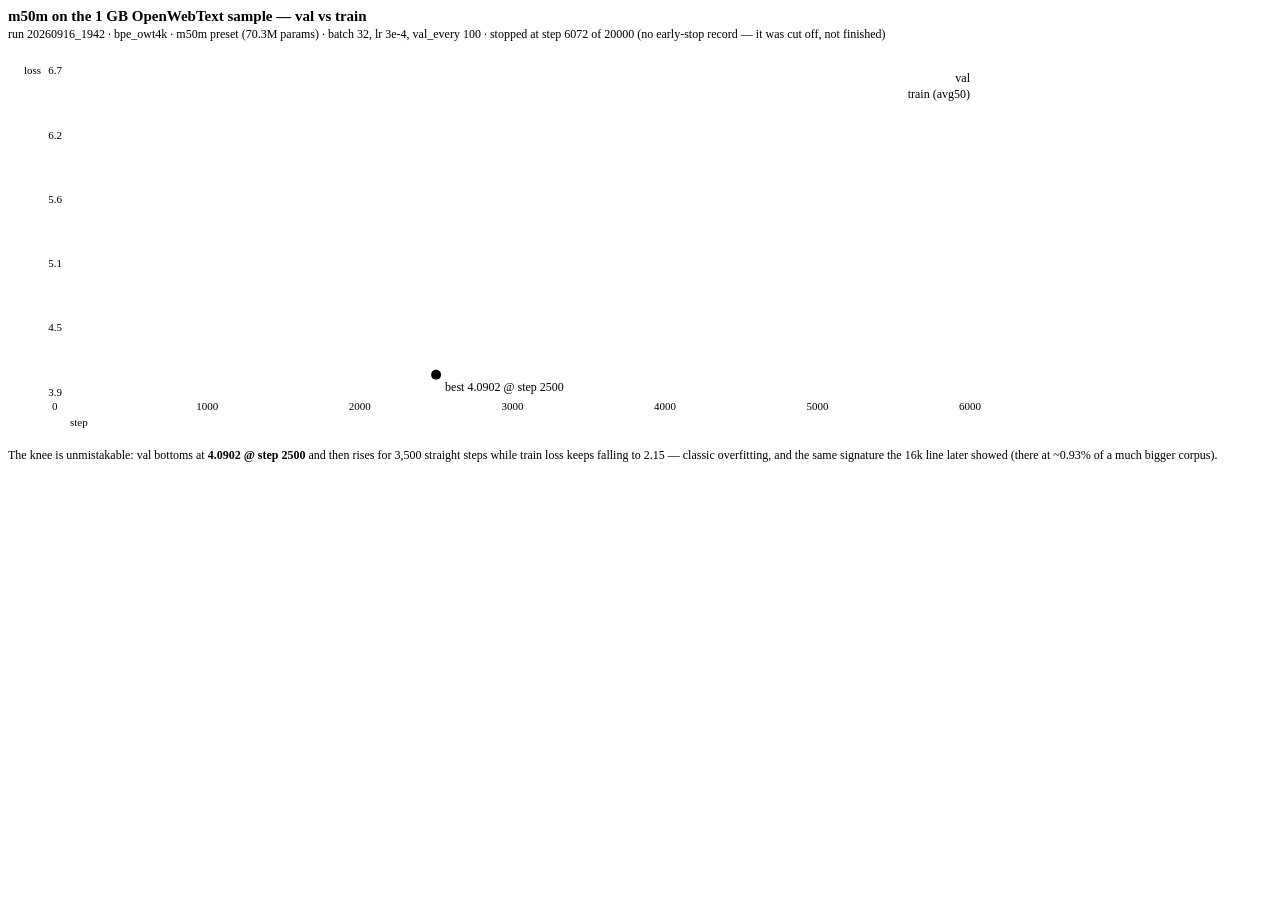
<file: reports/m50m_sample1gb_curve.html>
<!doctype html><meta charset="utf-8">
<div style="font-family:inherit">
<div style="font-size:15px;font-weight:600;margin-bottom:2px">m50m on the 1&nbsp;GB OpenWebText sample &mdash; val vs train</div>
<div style="font-size:12px;color:var(--muted-foreground);margin-bottom:10px">
run 20260916_1942 &middot; bpe_owt4k &middot; m50m preset (70.3M params) &middot; batch 32, lr 3e-4, val_every 100
&middot; stopped at step 6072 of 20000 (no early-stop record &mdash; it was cut off, not finished)</div>
<svg viewBox="0 0 980 380" width="100%" style="max-width:980px">
<line x1="62" y1="340.0" x2="962" y2="340.0" stroke="var(--border)"/><text x="54" y="344.0" text-anchor="end" font-size="11" fill="var(--muted-foreground)">3.9</text><line x1="62" y1="275.3" x2="962" y2="275.3" stroke="var(--border)"/><text x="54" y="279.3" text-anchor="end" font-size="11" fill="var(--muted-foreground)">4.5</text><line x1="62" y1="210.7" x2="962" y2="210.7" stroke="var(--border)"/><text x="54" y="214.7" text-anchor="end" font-size="11" fill="var(--muted-foreground)">5.1</text><line x1="62" y1="147.2" x2="962" y2="147.2" stroke="var(--border)"/><text x="54" y="151.2" text-anchor="end" font-size="11" fill="var(--muted-foreground)">5.6</text><line x1="62" y1="82.5" x2="962" y2="82.5" stroke="var(--border)"/><text x="54" y="86.5" text-anchor="end" font-size="11" fill="var(--muted-foreground)">6.2</text><line x1="62" y1="17.8" x2="962" y2="17.8" stroke="var(--border)"/><text x="54" y="21.8" text-anchor="end" font-size="11" fill="var(--muted-foreground)">6.7</text><text x="46.7" y="358" text-anchor="middle" font-size="11" fill="var(--muted-foreground)">0</text><text x="199.3" y="358" text-anchor="middle" font-size="11" fill="var(--muted-foreground)">1000</text><text x="351.8" y="358" text-anchor="middle" font-size="11" fill="var(--muted-foreground)">2000</text><text x="504.4" y="358" text-anchor="middle" font-size="11" fill="var(--muted-foreground)">3000</text><text x="656.9" y="358" text-anchor="middle" font-size="11" fill="var(--muted-foreground)">4000</text><text x="809.5" y="358" text-anchor="middle" font-size="11" fill="var(--muted-foreground)">5000</text><text x="962.0" y="358" text-anchor="middle" font-size="11" fill="var(--muted-foreground)">6000</text>
<line x1="62" y1="18" x2="62" y2="340" stroke="var(--border)"/>
<line x1="62" y1="340" x2="962" y2="340" stroke="var(--border)"/>
<path d="M46.9,-197.8 L47.1,-195.4 L47.2,-193.1 L47.4,-190.1 L47.5,-185.9 L47.7,-182.0 L47.8,-175.2 L48.0,-170.4 L48.1,-161.0 L48.3,-155.5 L48.4,-150.0 L48.6,-142.4 L48.7,-134.8 L48.9,-122.2 L49.0,-119.5 L49.2,-112.0 L49.3,-111.8 L49.5,-103.8 L49.6,-101.0 L49.8,-97.2 L49.9,-91.0 L50.1,-92.7 L50.3,-81.3 L50.4,-82.2 L50.6,-83.9 L50.7,-72.9 L50.9,-73.9 L51.0,-71.5 L51.2,-71.8 L51.3,-65.7 L51.5,-65.5 L51.6,-64.6 L51.8,-64.5 L51.9,-59.9 L52.1,-54.9 L52.2,-56.6 L52.4,-55.5 L52.5,-45.5 L52.7,-45.7 L52.8,-48.1 L53.0,-41.2 L53.2,-44.8 L53.3,-34.3 L53.5,-32.3 L53.6,-30.4 L53.8,-32.6 L53.9,-35.6 L54.1,-33.3 L54.2,-20.5 L54.4,-25.6 L54.5,-19.5 L54.7,-24.7 L54.8,-17.8 L55.0,-13.0 L55.1,-16.2 L55.3,-14.4 L55.4,-10.2 L55.6,-5.3 L55.7,-2.2 L55.9,4.4 L56.1,-8.7 L56.2,-9.6 L56.4,-6.5 L56.5,-0.3 L56.7,8.5 L56.8,-3.9 L57.0,1.9 L57.1,0.7 L57.3,6.1 L57.4,1.8 L57.6,4.6 L57.7,10.4 L57.9,18.1 L58.0,11.3 L58.2,13.9 L58.3,21.7 L58.5,6.1 L58.6,21.3 L58.8,12.6 L58.9,12.0 L59.1,16.7 L59.3,21.5 L59.4,22.2 L59.6,19.5 L59.7,21.8 L59.9,22.2 L60.0,19.5 L60.2,9.3 L60.3,21.4 L60.5,29.0 L60.6,20.7 L60.8,10.6 L60.9,10.9 L61.1,16.0 L61.2,15.4 L61.4,25.1 L61.5,32.0 L61.7,31.7 L61.8,32.5 L62.0,30.0 L62.2,33.8 L62.3,29.6 L62.5,34.2 L62.6,34.9 L62.8,33.1 L62.9,26.7 L63.1,33.7 L63.2,31.4 L63.4,30.4 L63.5,42.3 L63.7,43.2 L63.8,54.7 L64.0,51.2 L64.1,44.0 L64.3,44.7 L64.4,48.1 L64.6,54.9 L64.7,59.2 L64.9,45.6 L65.1,48.7 L65.2,51.6 L65.4,53.3 L65.5,58.4 L65.7,52.2 L65.8,60.5 L66.0,62.2 L66.1,52.9 L66.3,67.6 L66.4,57.8 L66.6,62.7 L66.7,67.7 L66.9,72.9 L67.0,67.9 L67.2,68.8 L67.3,68.2 L67.5,62.9 L67.6,74.4 L67.8,64.6 L67.9,61.0 L68.1,77.4 L68.3,89.4 L68.4,79.6 L68.6,80.2 L68.7,80.0 L68.9,79.7 L69.0,80.5 L69.2,93.6 L69.3,83.0 L69.5,85.8 L69.6,78.2 L69.8,92.7 L69.9,83.2 L70.1,82.4 L70.2,91.2 L70.4,92.5 L70.5,85.4 L70.7,93.3 L70.8,79.8 L71.0,95.6 L71.2,91.0 L71.3,87.8 L71.5,94.7 L71.6,92.2 L71.8,95.8 L71.9,99.4 L72.1,106.8 L72.2,98.2 L72.4,105.6 L72.5,103.8 L72.7,105.3 L72.8,104.5 L73.0,103.5 L73.1,102.4 L73.3,101.3 L73.4,103.1 L73.6,107.7 L73.7,110.3 L73.9,108.9 L74.1,104.3 L74.2,113.1 L74.4,112.9 L74.5,114.9 L74.7,114.9 L74.8,121.4 L75.0,115.9 L75.1,115.8 L75.3,111.1 L75.4,115.7 L75.6,122.4 L75.7,109.4 L75.9,121.1 L76.0,126.9 L76.2,122.6 L76.3,122.7 L76.5,131.0 L76.6,122.0 L76.8,119.4 L76.9,133.8 L77.1,124.8 L77.3,122.3 L77.4,129.4 L77.6,123.1 L77.7,125.5 L77.9,119.0 L78.0,134.9 L78.2,125.5 L78.3,138.7 L78.5,137.9 L78.6,125.7 L78.8,138.3 L78.9,132.8 L79.1,130.7 L79.2,130.9 L79.4,140.9 L79.5,136.4 L79.7,140.8 L79.8,139.6 L80.0,142.6 L80.2,141.4 L80.3,138.1 L80.5,132.5 L80.6,137.8 L80.8,142.0 L80.9,143.3 L81.1,141.5 L81.2,138.9 L81.4,141.9 L81.5,139.3 L81.7,146.0 L81.8,149.9 L82.0,150.8 L82.1,144.6 L82.3,149.3 L82.4,153.7 L82.6,148.6 L82.7,148.7 L82.9,155.2 L83.1,149.8 L83.2,154.9 L83.4,152.7 L83.5,149.0 L83.7,151.4 L83.8,155.0 L84.0,151.2 L84.1,158.4 L84.3,147.2 L84.4,158.0 L84.6,168.1 L84.7,159.3 L84.9,149.5 L85.0,152.4 L85.2,159.4 L85.3,154.9 L85.5,154.5 L85.6,162.8 L85.8,165.3 L85.9,160.8 L86.1,158.2 L86.3,163.0 L86.4,157.7 L86.6,155.0 L86.7,161.2 L86.9,153.6 L87.0,159.7 L87.2,162.5 L87.3,163.2 L87.5,163.8 L87.6,170.3 L87.8,159.3 L87.9,176.2 L88.1,168.2 L88.2,168.4 L88.4,164.8 L88.5,168.3 L88.7,162.8 L88.8,162.2 L89.0,165.9 L89.2,164.8 L89.3,178.7 L89.5,166.8 L89.6,175.7 L89.8,179.9 L89.9,174.3 L90.1,172.0 L90.2,180.3 L90.4,173.6 L90.5,164.3 L90.7,181.1 L90.8,176.4 L91.0,172.8 L91.1,176.2 L91.3,177.2 L91.4,165.6 L91.6,173.6 L91.7,172.4 L91.9,176.4 L92.1,170.9 L92.2,172.0 L92.4,178.0 L92.5,180.1 L92.7,173.4 L92.8,177.2 L93.0,176.1 L93.1,188.2 L93.3,178.8 L93.4,187.6 L93.6,176.3 L93.7,174.7 L93.9,187.8 L94.0,190.9 L94.2,177.6 L94.3,183.7 L94.5,179.3 L94.6,183.3 L94.8,182.7 L94.9,190.7 L95.1,169.0 L95.3,183.3 L95.4,176.0 L95.6,193.5 L95.7,177.3 L95.9,195.7 L96.0,191.5 L96.2,186.3 L96.3,201.5 L96.5,185.0 L96.6,184.1 L96.8,180.7 L96.9,191.9 L97.1,185.6 L97.2,188.8 L97.4,182.1 L97.5,183.5 L97.7,183.4 L97.8,198.0 L98.0,193.7 L98.2,188.4 L98.3,191.1 L98.5,200.1 L98.6,184.6 L98.8,199.4 L98.9,184.0 L99.1,185.5 L99.2,199.3 L99.4,189.0 L99.5,199.5 L99.7,191.3 L99.8,194.8 L100.0,195.6 L100.1,189.9 L100.3,191.7 L100.4,195.4 L100.6,195.0 L100.7,190.5 L100.9,191.5 L101.1,197.6 L101.2,196.3 L101.4,194.8 L101.5,195.1 L101.7,194.9 L101.8,202.5 L102.0,191.5 L102.1,201.0 L102.3,203.3 L102.4,209.5 L102.6,197.5 L102.7,192.3 L102.9,190.0 L103.0,199.9 L103.2,179.7 L103.3,202.6 L103.5,206.7 L103.6,200.2 L103.8,213.0 L103.9,205.8 L104.1,196.2 L104.3,206.4 L104.4,204.7 L104.6,210.4 L104.7,211.0 L104.9,193.7 L105.0,201.7 L105.2,206.3 L105.3,205.9 L105.5,193.4 L105.6,208.3 L105.8,199.1 L105.9,201.6 L106.1,202.8 L106.2,208.4 L106.4,201.4 L106.5,204.9 L106.7,202.7 L106.8,198.5 L107.0,205.9 L107.2,210.0 L107.3,200.2 L107.5,204.6 L107.6,209.1 L107.8,207.0 L107.9,207.3 L108.1,192.3 L108.2,200.6 L108.4,211.5 L108.5,212.6 L108.7,199.5 L108.8,211.2 L109.0,210.2 L109.1,212.0 L109.3,204.9 L109.4,216.6 L109.6,206.0 L109.7,200.7 L109.9,201.6 L110.1,211.7 L110.2,210.4 L110.4,203.0 L110.5,210.5 L110.7,203.1 L110.8,212.2 L111.0,204.5 L111.1,218.5 L111.3,211.0 L111.4,215.7 L111.6,213.7 L111.7,218.2 L111.9,211.3 L112.0,208.8 L112.2,207.6 L112.3,208.6 L112.5,209.1 L112.6,209.8 L112.8,214.2 L112.9,203.7 L113.1,215.7 L113.3,215.9 L113.4,212.0 L113.6,217.5 L113.7,212.3 L113.9,215.4 L114.0,202.7 L114.2,222.8 L114.3,211.5 L114.5,220.5 L114.6,215.2 L114.8,218.7 L114.9,217.9 L115.1,204.3 L115.2,225.1 L115.4,219.6 L115.5,216.0 L115.7,213.3 L115.8,216.4 L116.0,218.3 L116.2,220.2 L116.3,226.2 L116.5,222.4 L116.6,214.7 L116.8,214.9 L116.9,219.0 L117.1,200.8 L117.2,219.2 L117.4,213.4 L117.5,219.2 L117.7,214.2 L117.8,218.0 L118.0,213.5 L118.1,220.1 L118.3,221.4 L118.4,221.7 L118.6,215.4 L118.7,217.5 L118.9,223.3 L119.1,216.4 L119.2,225.2 L119.4,218.0 L119.5,221.8 L119.7,215.5 L119.8,224.7 L120.0,219.4 L120.1,229.3 L120.3,219.5 L120.4,215.1 L120.6,218.7 L120.7,221.1 L120.9,215.5 L121.0,233.1 L121.2,226.2 L121.3,226.6 L121.5,217.2 L121.6,220.5 L121.8,229.2 L121.9,220.6 L122.1,223.8 L122.3,233.5 L122.4,220.5 L122.6,231.0 L122.7,226.1 L122.9,220.5 L123.0,223.9 L123.2,228.7 L123.3,218.3 L123.5,214.5 L123.6,233.0 L123.8,228.4 L123.9,211.9 L124.1,217.4 L124.2,228.5 L124.4,229.3 L124.5,218.3 L124.7,228.0 L124.8,225.6 L125.0,226.7 L125.2,228.2 L125.3,228.0 L125.5,233.1 L125.6,229.2 L125.8,216.8 L125.9,221.7 L126.1,229.2 L126.2,220.0 L126.4,220.6 L126.5,227.2 L126.7,231.9 L126.8,225.0 L127.0,225.2 L127.1,222.3 L127.3,218.8 L127.4,227.6 L127.6,226.6 L127.7,225.4 L127.9,231.9 L128.1,232.8 L128.2,231.3 L128.4,249.0 L128.5,229.5 L128.7,231.9 L128.8,235.4 L129.0,223.7 L129.1,228.3 L129.3,222.6 L129.4,240.0 L129.6,233.8 L129.7,226.9 L129.9,236.8 L130.0,227.2 L130.2,230.7 L130.3,234.6 L130.5,230.7 L130.6,223.5 L130.8,233.8 L130.9,225.0 L131.1,218.1 L131.3,229.7 L131.4,229.7 L131.6,229.0 L131.7,228.2 L131.9,229.4 L132.0,230.6 L132.2,237.2 L132.3,231.8 L132.5,240.4 L132.6,239.3 L132.8,237.2 L132.9,237.5 L133.1,234.6 L133.2,236.2 L133.4,224.9 L133.5,230.7 L133.7,233.9 L133.8,243.8 L134.0,235.1 L134.2,237.7 L134.3,233.1 L134.5,241.4 L134.6,234.3 L134.8,238.2 L134.9,237.6 L135.1,237.9 L135.2,231.7 L135.4,232.3 L135.5,239.9 L135.7,235.1 L135.8,230.1 L136.0,236.3 L136.1,243.5 L136.3,235.5 L136.4,240.3 L136.6,245.4 L136.7,241.9 L136.9,231.9 L137.1,237.9 L137.2,241.8 L137.4,228.1 L137.5,236.9 L137.7,237.2 L137.8,239.3 L138.0,236.6 L138.1,235.1 L138.3,247.4 L138.4,236.2 L138.6,240.2 L138.7,243.1 L138.9,246.5 L139.0,230.3 L139.2,231.1 L139.3,242.6 L139.5,239.7 L139.6,236.5 L139.8,234.3 L139.9,246.3 L140.1,240.6 L140.3,234.3 L140.4,241.4 L140.6,236.6 L140.7,235.0 L140.9,222.4 L141.0,237.6 L141.2,243.3 L141.3,238.8 L141.5,241.8 L141.6,241.3 L141.8,243.1 L141.9,239.6 L142.1,240.0 L142.2,243.9 L142.4,237.4 L142.5,243.3 L142.7,244.5 L142.8,237.8 L143.0,243.6 L143.2,238.2 L143.3,246.9 L143.5,240.7 L143.6,245.9 L143.8,255.3 L143.9,253.8 L144.1,247.8 L144.2,244.7 L144.4,253.2 L144.5,242.5 L144.7,233.1 L144.8,244.5 L145.0,252.0 L145.1,240.7 L145.3,247.8 L145.4,243.7 L145.6,250.3 L145.7,247.2 L145.9,240.6 L146.1,243.6 L146.2,250.4 L146.4,254.5 L146.5,248.9 L146.7,241.6 L146.8,249.4 L147.0,239.6 L147.1,249.8 L147.3,246.5 L147.4,249.8 L147.6,243.5 L147.7,247.0 L147.9,244.9 L148.0,250.8 L148.2,243.5 L148.3,240.2 L148.5,250.1 L148.6,243.6 L148.8,244.6 L148.9,245.6 L149.1,253.1 L149.3,244.8 L149.4,243.6 L149.6,243.8 L149.7,247.3 L149.9,258.7 L150.0,246.6 L150.2,243.7 L150.3,245.1 L150.5,250.6 L150.6,249.5 L150.8,241.3 L150.9,247.2 L151.1,246.2 L151.2,244.6 L151.4,247.1 L151.5,238.2 L151.7,247.7 L151.8,260.1 L152.0,248.0 L152.2,243.0 L152.3,249.5 L152.5,257.0 L152.6,253.8 L152.8,250.4 L152.9,255.4 L153.1,244.1 L153.2,246.7 L153.4,261.5 L153.5,250.0 L153.7,243.9 L153.8,243.4 L154.0,254.0 L154.1,241.8 L154.3,236.4 L154.4,255.4 L154.6,247.4 L154.7,264.0 L154.9,249.2 L155.1,245.8 L155.2,248.4 L155.4,244.1 L155.5,252.9 L155.7,245.3 L155.8,249.5 L156.0,258.6 L156.1,245.0 L156.3,251.5 L156.4,251.9 L156.6,249.9 L156.7,254.8 L156.9,245.2 L157.0,263.3 L157.2,245.2 L157.3,252.4 L157.5,242.7 L157.6,251.0 L157.8,242.5 L157.9,247.4 L158.1,256.7 L158.3,251.0 L158.4,259.6 L158.6,246.3 L158.7,257.4 L158.9,245.7 L159.0,254.9 L159.2,260.7 L159.3,252.1 L159.5,240.4 L159.6,256.2 L159.8,259.8 L159.9,243.7 L160.1,249.3 L160.2,246.9 L160.4,249.8 L160.5,252.0 L160.7,257.1 L160.8,253.5 L161.0,249.5 L161.2,249.7 L161.3,257.8 L161.5,249.4 L161.6,251.4 L161.8,254.1 L161.9,254.2 L162.1,249.5 L162.2,246.7 L162.4,255.7 L162.5,242.1 L162.7,260.0 L162.8,256.1 L163.0,251.9 L163.1,259.3 L163.3,251.6 L163.4,263.1 L163.6,257.7 L163.7,251.7 L163.9,254.3 L164.1,255.9 L164.2,260.5 L164.4,258.1 L164.5,260.0 L164.7,253.5 L164.8,255.1 L165.0,253.7 L165.1,248.8 L165.3,253.0 L165.4,255.5 L165.6,263.4 L165.7,256.9 L165.9,259.9 L166.0,251.9 L166.2,252.7 L166.3,253.6 L166.5,253.1 L166.6,253.5 L166.8,262.9 L166.9,258.3 L167.1,261.4 L167.3,257.8 L167.4,255.0 L167.6,256.3 L167.7,267.3 L167.9,242.5 L168.0,260.7 L168.2,253.4 L168.3,254.3 L168.5,250.7 L168.6,250.5 L168.8,261.1 L168.9,259.6 L169.1,260.4 L169.2,251.8 L169.4,259.2 L169.5,261.7 L169.7,255.9 L169.8,258.3 L170.0,269.5 L170.2,254.4 L170.3,258.0 L170.5,249.2 L170.6,267.1 L170.8,260.0 L170.9,261.9 L171.1,254.8 L171.2,265.5 L171.4,258.7 L171.5,249.6 L171.7,266.2 L171.8,262.6 L172.0,258.5 L172.1,268.7 L172.3,264.8 L172.4,261.7 L172.6,257.5 L172.7,261.9 L172.9,271.3 L173.1,256.1 L173.2,267.4 L173.4,255.6 L173.5,267.3 L173.7,268.7 L173.8,259.5 L174.0,256.0 L174.1,257.7 L174.3,268.3 L174.4,248.3 L174.6,255.7 L174.7,259.5 L174.9,261.6 L175.0,268.3 L175.2,272.0 L175.3,264.5 L175.5,258.8 L175.6,248.6 L175.8,262.2 L175.9,258.6 L176.1,258.9 L176.3,256.7 L176.4,258.6 L176.6,265.9 L176.7,258.8 L176.9,272.4 L177.0,260.0 L177.2,257.7 L177.3,261.6 L177.5,268.2 L177.6,258.0 L177.8,268.0 L177.9,268.8 L178.1,273.0 L178.2,266.9 L178.4,265.5 L178.5,256.0 L178.7,257.5 L178.8,269.0 L179.0,266.1 L179.2,267.4 L179.3,255.0 L179.5,258.5 L179.6,264.6 L179.8,262.8 L179.9,267.8 L180.1,264.5 L180.2,270.8 L180.4,264.5 L180.5,266.4 L180.7,270.0 L180.8,263.0 L181.0,266.5 L181.1,276.1 L181.3,262.1 L181.4,271.5 L181.6,270.6 L181.7,268.7 L181.9,274.3 L182.1,258.5 L182.2,261.7 L182.4,257.8 L182.5,274.0 L182.7,253.5 L182.8,264.9 L183.0,252.9 L183.1,265.6 L183.3,266.6 L183.4,259.7 L183.6,268.6 L183.7,266.4 L183.9,267.7 L184.0,269.0 L184.2,264.1 L184.3,275.4 L184.5,271.2 L184.6,262.7 L184.8,266.4 L184.9,278.1 L185.1,265.9 L185.3,259.4 L185.4,261.1 L185.6,270.8 L185.7,259.1 L185.9,272.3 L186.0,272.6 L186.2,259.5 L186.3,262.0 L186.5,261.4 L186.6,265.7 L186.8,271.4 L186.9,275.2 L187.1,269.8 L187.2,271.2 L187.4,268.1 L187.5,263.5 L187.7,270.9 L187.8,271.0 L188.0,263.7 L188.2,265.4 L188.3,270.9 L188.5,267.2 L188.6,267.3 L188.8,268.7 L188.9,275.7 L189.1,268.9 L189.2,270.2 L189.4,270.9 L189.5,267.4 L189.7,276.7 L189.8,261.0 L190.0,274.7 L190.1,269.8 L190.3,264.7 L190.4,266.9 L190.6,263.9 L190.7,272.1 L190.9,271.3 L191.1,274.0 L191.2,273.8 L191.4,272.1 L191.5,270.0 L191.7,272.1 L191.8,278.1 L192.0,269.6 L192.1,269.5 L192.3,275.6 L192.4,274.5 L192.6,277.3 L192.7,259.4 L192.9,266.4 L193.0,279.0 L193.2,266.3 L193.3,269.2 L193.5,275.7 L193.6,281.3 L193.8,273.3 L193.9,273.9 L194.1,273.5 L194.3,275.6 L194.4,279.9 L194.6,275.5 L194.7,272.7 L194.9,273.7 L195.0,277.4 L195.2,273.4 L195.3,268.0 L195.5,270.6 L195.6,276.2 L195.8,271.0 L195.9,271.8 L196.1,271.0 L196.2,271.0 L196.4,270.4 L196.5,269.6 L196.7,269.3 L196.8,275.0 L197.0,274.5 L197.2,269.4 L197.3,277.4 L197.5,280.8 L197.6,281.9 L197.8,273.1 L197.9,268.7 L198.1,268.9 L198.2,274.3 L198.4,269.0 L198.5,272.5 L198.7,277.6 L198.8,272.8 L199.0,270.3 L199.1,271.9 L199.3,283.5 L199.4,283.0 L199.6,277.8 L199.7,276.4 L199.9,287.8 L200.1,287.7 L200.2,267.8 L200.4,273.6 L200.5,286.5 L200.7,285.1 L200.8,274.5 L201.0,285.8 L201.1,280.0 L201.3,283.7 L201.4,283.4 L201.6,283.5 L201.7,296.3 L201.9,284.2 L202.0,275.1 L202.2,276.7 L202.3,284.4 L202.5,277.5 L202.6,276.2 L202.8,283.5 L202.9,288.7 L203.1,282.4 L203.3,279.1 L203.4,278.3 L203.6,277.3 L203.7,281.8 L203.9,282.3 L204.0,281.5 L204.2,284.8 L204.3,287.5 L204.5,287.0 L204.6,303.5 L204.8,284.1 L204.9,283.8 L205.1,294.8 L205.2,281.8 L205.4,281.1 L205.5,277.6 L205.7,288.2 L205.8,290.1 L206.0,280.9 L206.2,293.0 L206.3,279.7 L206.5,283.4 L206.6,281.5 L206.8,282.6 L206.9,274.6 L207.1,288.8 L207.2,278.1 L207.4,274.7 L207.5,280.8 L207.7,282.4 L207.8,280.9 L208.0,279.3 L208.1,282.8 L208.3,283.2 L208.4,291.2 L208.6,282.7 L208.7,293.5 L208.9,292.6 L209.1,289.4 L209.2,288.7 L209.4,288.0 L209.5,287.3 L209.7,281.4 L209.8,281.4 L210.0,284.7 L210.1,294.3 L210.3,293.3 L210.4,289.3 L210.6,285.5 L210.7,293.2 L210.9,285.3 L211.0,293.9 L211.2,290.5 L211.3,289.5 L211.5,286.7 L211.6,286.1 L211.8,291.5 L211.9,285.2 L212.1,280.7 L212.3,288.1 L212.4,299.0 L212.6,288.7 L212.7,290.1 L212.9,300.4 L213.0,294.5 L213.2,284.7 L213.3,287.3 L213.5,297.0 L213.6,279.6 L213.8,292.0 L213.9,289.6 L214.1,290.2 L214.2,289.1 L214.4,285.0 L214.5,294.3 L214.7,289.2 L214.8,290.1 L215.0,292.2 L215.2,299.0 L215.3,282.7 L215.5,277.6 L215.6,289.9 L215.8,291.0 L215.9,284.0 L216.1,287.3 L216.2,295.5 L216.4,293.1 L216.5,283.4 L216.7,292.6 L216.8,283.9 L217.0,286.0 L217.1,281.5 L217.3,286.8 L217.4,293.2 L217.6,289.7 L217.7,289.3 L217.9,290.6 L218.1,295.0 L218.2,291.6 L218.4,290.6 L218.5,292.7 L218.7,288.0 L218.8,293.1 L219.0,294.6 L219.1,287.3 L219.3,292.6 L219.4,287.8 L219.6,296.6 L219.7,289.7 L219.9,291.2 L220.0,305.4 L220.2,305.3 L220.3,295.3 L220.5,294.0 L220.6,302.4 L220.8,291.9 L220.9,281.8 L221.1,292.5 L221.3,301.2 L221.4,288.6 L221.6,294.5 L221.7,293.9 L221.9,299.0 L222.0,295.6 L222.2,287.9 L222.3,290.6 L222.5,297.2 L222.6,302.5 L222.8,295.4 L222.9,292.1 L223.1,296.5 L223.2,290.0 L223.4,298.4 L223.5,295.2 L223.7,300.5 L223.8,289.0 L224.0,298.8 L224.2,291.6 L224.3,301.3 L224.5,290.0 L224.6,288.2 L224.8,304.7 L224.9,289.6 L225.1,293.6 L225.2,295.0 L225.4,299.9 L225.5,292.8 L225.7,291.5 L225.8,291.9 L226.0,294.2 L226.1,306.9 L226.3,303.2 L226.4,289.3 L226.6,293.4 L226.7,301.0 L226.9,298.1 L227.1,288.5 L227.2,294.2 L227.4,294.0 L227.5,291.9 L227.7,295.2 L227.8,283.5 L228.0,295.2 L228.1,307.0 L228.3,296.8 L228.4,287.8 L228.6,299.1 L228.7,304.9 L228.9,301.3 L229.0,297.2 L229.2,302.5 L229.3,290.3 L229.5,294.7 L229.6,307.0 L229.8,294.9 L229.9,287.9 L230.1,287.7 L230.3,299.3 L230.4,289.9 L230.6,281.1 L230.7,301.0 L230.9,293.6 L231.0,309.5 L231.2,294.2 L231.3,289.9 L231.5,293.2 L231.6,291.5 L231.8,298.8 L231.9,290.0 L232.1,294.1 L232.2,306.7 L232.4,289.8 L232.5,300.0 L232.7,295.6 L232.8,296.1 L233.0,300.0 L233.2,293.9 L233.3,311.9 L233.5,293.6 L233.6,297.8 L233.8,295.5 L233.9,296.4 L234.1,287.4 L234.2,292.4 L234.4,304.3 L234.5,295.7 L234.7,303.7 L234.8,289.8 L235.0,301.7 L235.1,296.8 L235.3,297.9 L235.4,305.3 L235.6,297.7 L235.7,287.3 L235.9,300.6 L236.1,307.5 L236.2,288.5 L236.4,299.6 L236.5,289.3 L236.7,296.8 L236.8,293.7 L237.0,302.1 L237.1,296.9 L237.3,294.3 L237.4,293.8 L237.6,303.1 L237.7,294.5 L237.9,295.9 L238.0,296.9 L238.2,300.4 L238.3,294.1 L238.5,291.3 L238.6,301.5 L238.8,286.2 L238.9,303.0 L239.1,298.9 L239.3,303.6 L239.4,303.0 L239.6,295.0 L239.7,307.1 L239.9,302.5 L240.0,296.6 L240.2,296.8 L240.3,301.0 L240.5,303.7 L240.6,291.8 L240.8,302.5 L240.9,298.5 L241.1,301.7 L241.2,295.4 L241.4,293.0 L241.5,296.6 L241.7,300.2 L241.8,305.2 L242.0,300.1 L242.2,302.9 L242.3,297.7 L242.5,297.2 L242.6,294.7 L242.8,292.9 L242.9,298.9 L243.1,306.0 L243.2,303.2 L243.4,307.1 L243.5,303.3 L243.7,299.2 L243.8,298.6 L244.0,315.6 L244.1,288.1 L244.3,301.5 L244.4,297.0 L244.6,296.9 L244.7,293.6 L244.9,294.0 L245.1,308.5 L245.2,303.7 L245.4,301.4 L245.5,294.9 L245.7,302.6 L245.8,303.5 L246.0,297.9 L246.1,300.5 L246.3,309.7 L246.4,296.7 L246.6,298.9 L246.7,296.5 L246.9,308.0 L247.0,303.3 L247.2,305.2 L247.3,296.4 L247.5,309.2 L247.6,300.1 L247.8,294.3 L247.9,310.9 L248.1,305.7 L248.3,301.0 L248.4,311.8 L248.6,305.6 L248.7,302.4 L248.9,298.9 L249.0,303.3 L249.2,313.3 L249.3,299.6 L249.5,309.2 L249.6,298.5 L249.8,309.5 L249.9,311.4 L250.1,301.9 L250.2,297.5 L250.4,301.0 L250.5,308.0 L250.7,293.1 L250.8,296.2 L251.0,301.6 L251.2,305.1 L251.3,311.1 L251.5,310.4 L251.6,305.9 L251.8,301.2 L251.9,291.1 L252.1,303.8 L252.2,300.5 L252.4,301.6 L252.5,302.1 L252.7,299.9 L252.8,306.2 L253.0,302.3 L253.1,313.1 L253.3,301.3 L253.4,298.5 L253.6,305.5 L253.7,308.4 L253.9,301.0 L254.1,307.7 L254.2,310.9 L254.4,315.3 L254.5,309.0 L254.7,308.6 L254.8,298.3 L255.0,295.7 L255.1,313.0 L255.3,305.1 L255.4,307.2 L255.6,295.8 L255.7,300.6 L255.9,307.0 L256.0,304.5 L256.2,309.8 L256.3,305.9 L256.5,314.7 L256.6,305.6 L256.8,306.1 L256.9,311.2 L257.1,303.0 L257.3,307.8 L257.4,315.1 L257.6,301.0 L257.7,314.7 L257.9,310.4 L258.0,307.7 L258.2,316.5 L258.3,297.5 L258.5,302.3 L258.6,296.2 L258.8,313.7 L258.9,293.6 L259.1,305.4 L259.2,296.1 L259.4,303.9 L259.5,305.5 L259.7,299.4 L259.8,309.6 L260.0,306.5 L260.2,306.3 L260.3,312.4 L260.5,305.1 L260.6,313.9 L260.8,312.5 L260.9,301.1 L261.1,305.7 L261.2,315.8 L261.4,304.7 L261.5,299.5 L261.7,305.2 L261.8,310.7 L262.0,299.0 L262.1,312.7 L262.3,313.1 L262.4,299.2 L262.6,302.0 L262.7,300.6 L262.9,306.2 L263.1,310.4 L263.2,315.3 L263.4,306.5 L263.5,311.3 L263.7,312.3 L263.8,302.2 L264.0,309.8 L264.1,310.1 L264.3,303.2 L264.4,308.6 L264.6,310.7 L264.7,304.6 L264.9,308.5 L265.0,307.8 L265.2,318.1 L265.3,310.0 L265.5,307.2 L265.6,310.4 L265.8,308.0 L265.9,314.3 L266.1,299.8 L266.3,313.2 L266.4,307.5 L266.6,303.2 L266.7,304.5 L266.9,300.7 L267.0,308.0 L267.2,310.2 L267.3,313.0 L267.5,313.6 L267.6,313.7 L267.8,309.2 L267.9,312.1 L268.1,316.1 L268.2,311.2 L268.4,308.3 L268.5,315.8 L268.7,311.1 L268.8,316.2 L269.0,300.2 L269.2,304.8 L269.3,316.9 L269.5,303.4 L269.6,308.4 L269.8,315.1 L269.9,320.8 L270.1,312.4 L270.2,311.8 L270.4,312.7 L270.5,312.7 L270.7,319.9 L270.8,313.7 L271.0,310.1 L271.1,311.5 L271.3,318.3 L271.4,310.6 L271.6,305.1 L271.7,307.2 L271.9,313.3 L272.1,308.7 L272.2,311.0 L272.4,308.6 L272.5,307.5 L272.7,307.5 L272.8,307.6 L273.0,305.5 L273.1,313.0 L273.3,312.8 L273.4,306.5 L273.6,313.2 L273.7,318.5 L273.9,319.5 L274.0,312.7 L274.2,305.3 L274.3,310.9 L274.5,311.1 L274.6,306.9 L274.8,310.7 L274.9,314.9 L275.1,308.8 L275.3,306.8 L275.4,313.5 L275.6,322.1 L275.7,317.9 L275.9,313.8 L276.0,314.4 L276.2,320.5 L276.3,323.2 L276.5,302.3 L276.6,307.6 L276.8,321.9 L276.9,319.7 L277.1,309.6 L277.2,318.9 L277.4,312.6 L277.5,317.5 L277.7,317.1 L277.8,318.6 L278.0,330.9 L278.2,318.4 L278.3,311.6 L278.5,310.6 L278.6,317.0 L278.8,312.7 L278.9,309.4 L279.1,317.8 L279.2,323.7 L279.4,317.1 L279.5,314.3 L279.7,313.0 L279.8,315.0 L280.0,317.9 L280.1,316.3 L280.3,317.5 L280.4,317.8 L280.6,323.0 L280.7,321.7 L280.9,338.4 L281.1,318.8 L281.2,317.3 L281.4,333.5 L281.5,317.3 L281.7,315.1 L281.8,313.3 L282.0,319.5 L282.1,326.3 L282.3,316.0 L282.4,327.6 L282.6,311.8 L282.7,316.6 L282.9,320.4 L283.0,316.1 L283.2,308.3 L283.3,324.0 L283.5,312.9 L283.6,310.4 L283.8,313.1 L283.9,317.4 L284.1,314.1 L284.3,312.3 L284.4,317.4 L284.6,317.6 L284.7,326.5 L284.9,314.9 L285.0,326.1 L285.2,327.9 L285.3,322.5 L285.5,322.2 L285.6,323.0 L285.8,320.7 L285.9,320.6 L286.1,313.6 L286.2,315.9 L286.4,327.3 L286.5,327.1 L286.7,322.9 L286.8,319.5 L287.0,326.0 L287.2,317.8 L287.3,329.0 L287.5,325.2 L287.6,323.8 L287.8,321.9 L287.9,321.8 L288.1,325.9 L288.2,316.7 L288.4,316.0 L288.5,322.5 L288.7,333.3 L288.8,323.8 L289.0,323.4 L289.1,335.8 L289.3,327.3 L289.4,318.0 L289.6,319.2 L289.7,330.6 L289.9,312.4 L290.1,329.7 L290.2,324.7 L290.4,324.4 L290.5,322.6 L290.7,316.5 L290.8,325.0 L291.0,322.9 L291.1,322.7 L291.3,324.5 L291.4,331.4 L291.6,317.2 L291.7,310.8 L291.9,321.8 L292.0,324.0 L292.2,315.6 L292.3,324.1 L292.5,327.4 L292.6,327.2 L292.8,316.9 L292.9,325.3 L293.1,316.8 L293.3,320.5 L293.4,313.7 L293.6,320.1 L293.7,326.0 L293.9,320.3 L294.0,323.0 L294.2,322.6 L294.3,331.0 L294.5,325.7 L294.6,324.3 L294.8,325.6 L294.9,322.3 L295.1,325.8 L295.2,328.6 L295.4,320.5 L295.5,325.6 L295.7,320.3 L295.8,330.1 L296.0,323.9 L296.2,324.3 L296.3,337.4 L296.5,339.4 L296.6,328.0 L296.8,326.8 L296.9,336.2 L297.1,326.1 L297.2,314.9 L297.4,325.8 L297.5,334.1 L297.7,322.9 L297.8,326.1 L298.0,329.2 L298.1,331.6 L298.3,328.2 L298.4,320.5 L298.6,323.5 L298.7,329.6 L298.9,333.7 L299.1,325.9 L299.2,326.4 L299.4,329.0 L299.5,324.4 L299.7,331.2 L299.8,328.0 L300.0,337.9 L300.1,319.3 L300.3,335.6 L300.4,323.1 L300.6,337.3 L300.7,322.0 L300.9,323.1 L301.0,339.0 L301.2,321.3 L301.3,326.1 L301.5,329.0 L301.6,331.6 L301.8,327.5 L301.9,325.3 L302.1,325.2 L302.3,326.3 L302.4,339.9 L302.6,339.0 L302.7,321.7 L302.9,326.6 L303.0,337.6 L303.2,332.5 L303.3,322.2 L303.5,327.3 L303.6,328.7 L303.8,323.2 L303.9,326.8 L304.1,317.4 L304.2,328.2 L304.4,339.0 L304.5,332.7 L304.7,319.4 L304.8,335.7 L305.0,337.9 L305.2,333.2 L305.3,328.8 L305.5,334.6 L305.6,322.1 L305.8,329.7 L305.9,337.0 L306.1,327.3 L306.2,319.4 L306.4,319.4 L306.5,331.2 L306.7,324.3 L306.8,315.1 L307.0,332.4 L307.1,325.1 L307.3,341.9 L307.4,326.9 L307.6,322.0 L307.7,324.3 L307.9,325.4 L308.1,330.2 L308.2,321.4 L308.4,327.7 L308.5,339.2 L308.7,321.9 L308.8,332.7 L309.0,326.6 L309.1,328.9 L309.3,332.7 L309.4,327.3 L309.6,345.1 L309.7,326.2 L309.9,328.2 L310.0,331.1 L310.2,329.0 L310.3,320.1 L310.5,326.1 L310.6,338.5 L310.8,327.3 L310.9,335.6 L311.1,324.3 L311.3,334.7 L311.4,332.2 L311.6,328.5 L311.7,337.9 L311.9,332.1 L312.0,319.8 L312.2,332.2 L312.3,342.7 L312.5,324.3 L312.6,338.6 L312.8,320.1 L312.9,330.9 L313.1,323.9 L313.2,335.2 L313.4,327.6 L313.5,327.9 L313.7,326.2 L313.8,336.7 L314.0,328.2 L314.2,327.1 L314.3,328.3 L314.5,334.0 L314.6,325.9 L314.8,325.4 L314.9,336.2 L315.1,317.9 L315.2,334.9 L315.4,331.0 L315.5,339.2 L315.7,336.2 L315.8,326.2 L316.0,339.1 L316.1,335.0 L316.3,329.6 L316.4,326.0 L316.6,333.0 L316.7,335.9 L316.9,327.5 L317.1,332.9 L317.2,331.2 L317.4,336.2 L317.5,326.4 L317.7,325.0 L317.8,328.6 L318.0,335.0 L318.1,337.0 L318.3,331.0 L318.4,333.3 L318.6,331.3 L318.7,330.0 L318.9,325.7 L319.0,322.7 L319.2,333.7 L319.3,336.0 L319.5,335.9 L319.6,342.0 L319.8,336.9 L319.9,333.1 L320.1,331.2 L320.3,349.7 L320.4,322.2 L320.6,333.5 L320.7,327.5 L320.9,327.9 L321.0,325.9 L321.2,325.9 L321.3,340.6 L321.5,335.0 L321.6,332.4 L321.8,327.9 L321.9,334.3 L322.1,334.9 L322.2,329.6 L322.4,332.2 L322.5,340.0 L322.7,328.7 L322.8,331.7 L323.0,334.4 L323.2,338.2 L323.3,334.9 L323.5,337.2 L323.6,328.1 L323.8,341.9 L323.9,330.9 L324.1,330.3 L324.2,342.7 L324.4,335.9 L324.5,331.8 L324.7,342.1 L324.8,336.5 L325.0,334.0 L325.1,330.6 L325.3,334.2 L325.4,344.4 L325.6,332.2 L325.7,340.8 L325.9,331.6 L326.1,341.8 L326.2,343.7 L326.4,332.4 L326.5,328.4 L326.7,333.7 L326.8,338.1 L327.0,325.6 L327.1,328.0 L327.3,333.9 L327.4,338.3 L327.6,342.6 L327.7,339.8 L327.9,336.8 L328.0,334.4 L328.2,326.0 L328.3,333.9 L328.5,332.4 L328.6,333.7 L328.8,336.1 L328.9,331.1 L329.1,336.4 L329.3,335.8 L329.4,344.8 L329.6,333.3 L329.7,329.7 L329.9,338.4 L330.0,338.3 L330.2,335.7 L330.3,338.2 L330.5,342.6 L330.6,347.8 L330.8,341.1 L330.9,340.7 L331.1,330.9 L331.2,325.6 L331.4,344.6 L331.5,334.3 L331.7,337.0 L331.8,328.9 L332.0,332.0 L332.2,339.2 L332.3,336.6 L332.5,341.9 L332.6,338.4 L332.8,347.4 L332.9,336.4 L333.1,336.6 L333.2,343.7 L333.4,334.8 L333.5,340.2 L333.7,346.7 L333.8,332.1 L334.0,349.1 L334.1,341.5 L334.3,339.0 L334.4,349.5 L334.6,329.4 L334.7,333.1 L334.9,328.7 L335.1,344.4 L335.2,326.8 L335.4,338.5 L335.5,331.1 L335.7,334.7 L335.8,337.8 L336.0,331.1 L336.1,341.5 L336.3,338.1 L336.4,337.7 L336.6,343.3 L336.7,336.8 L336.9,345.3 L337.0,345.2 L337.2,330.3 L337.3,336.9 L337.5,349.4 L337.6,335.9 L337.8,333.3 L337.9,336.3 L338.1,342.3 L338.3,331.2 L338.4,344.4 L338.6,345.5 L338.7,332.4 L338.9,332.9 L339.0,333.1 L339.2,336.9 L339.3,342.9 L339.5,346.5 L339.6,336.5 L339.8,343.0 L339.9,347.7 L340.1,331.4 L340.2,338.5 L340.4,340.0 L340.5,335.7 L340.7,345.1 L340.8,340.5 L341.0,336.3 L341.2,342.2 L341.3,338.1 L341.5,350.2 L341.6,341.7 L341.8,337.5 L341.9,341.2 L342.1,340.0 L342.2,343.2 L342.4,331.4 L342.5,345.6 L342.7,337.9 L342.8,335.6 L343.0,335.5 L343.1,330.2 L343.3,337.5 L343.4,340.8 L343.6,344.6 L343.7,345.3 L343.9,345.7 L344.1,340.8 L344.2,345.5 L344.4,345.8 L344.5,347.4 L344.7,340.7 L344.8,347.4 L345.0,341.1 L345.1,347.5 L345.3,334.0 L345.4,335.4 L345.6,348.5 L345.7,334.6 L345.9,340.9 L346.0,345.1 L346.2,352.5 L346.3,344.7 L346.5,343.2 L346.6,345.2 L346.8,344.4 L346.9,352.6 L347.1,344.1 L347.3,339.8 L347.4,341.7 L347.6,350.2 L347.7,340.0 L347.9,333.9 L348.0,337.4 L348.2,342.9 L348.3,339.8 L348.5,344.4 L348.6,338.3 L348.8,339.1 L348.9,337.7 L349.1,339.9 L349.2,335.9 L349.4,345.1 L349.5,344.0 L349.7,337.0 L349.8,342.7 L350.0,350.6 L350.2,351.5 L350.3,343.9 L350.5,335.4 L350.6,341.3 L350.8,341.7 L350.9,339.5 L351.1,341.5 L351.2,348.0 L351.4,339.6 L351.5,336.4 L351.7,347.9 L351.8,353.8 L352.0,348.8 L352.1,346.9 L352.3,346.1 L352.4,349.4 L352.6,353.8 L352.7,334.5 L352.9,339.6 L353.1,354.5 L353.2,349.6 L353.4,340.0 L353.5,348.5 L353.7,340.4 L353.8,347.8 L354.0,347.2 L354.1,348.2 L354.3,363.2 L354.4,348.4 L354.6,342.4 L354.7,340.8 L354.9,345.9 L355.0,344.4 L355.2,339.0 L355.3,345.9 L355.5,355.5 L355.6,347.5 L355.8,343.2 L355.9,345.9 L356.1,346.4 L356.3,349.7 L356.4,347.7 L356.6,349.6 L356.7,347.8 L356.9,354.5 L357.0,351.4 L357.2,367.6 L357.3,348.5 L357.5,345.9 L357.6,364.6 L357.8,349.3 L357.9,347.2 L358.1,344.5 L358.2,349.8 L358.4,360.9 L358.5,347.2 L358.7,360.3 L358.8,340.3 L359.0,345.0 L359.2,354.2 L359.3,346.5 L359.5,337.7 L359.6,354.8 L359.8,347.1 L359.9,342.6 L360.1,342.1 L360.2,350.2 L360.4,342.8 L360.5,341.1 L360.7,349.3 L360.8,347.8 L361.0,356.0 L361.1,346.7 L361.3,355.5 L361.4,357.5 L361.6,352.7 L361.7,353.1 L361.9,353.7 L362.1,352.7 L362.2,354.6 L362.4,343.0 L362.5,345.0 L362.7,354.9 L362.8,358.4 L363.0,355.4 L363.1,348.7 L363.3,354.5 L363.4,346.9 L363.6,360.1 L363.7,358.5 L363.9,354.4 L364.0,354.3 L364.2,352.0 L364.3,357.0 L364.5,346.0 L364.6,348.3 L364.8,354.2 L364.9,364.8 L365.1,355.5 L365.3,353.0 L365.4,367.2 L365.6,357.0 L365.7,349.5 L365.9,348.1 L366.0,360.8 L366.2,343.3 L366.3,364.9 L366.5,355.2 L366.6,355.2 L366.8,352.6 L366.9,346.9 L367.1,352.9 L367.2,353.8 L367.4,352.8 L367.5,354.3 L367.7,361.1 L367.8,350.0 L368.0,341.6 L368.2,352.5 L368.3,353.7 L368.5,345.5 L368.6,355.1 L368.8,356.1 L368.9,354.6 L369.1,349.0 L369.2,355.9 L369.4,346.7 L369.5,352.9 L369.7,345.7 L369.8,351.2 L370.0,356.6 L370.1,350.9 L370.3,354.0 L370.4,352.1 L370.6,366.2 L370.7,358.5 L370.9,356.7 L371.1,356.4 L371.2,355.7 L371.4,356.2 L371.5,360.4 L371.7,351.4 L371.8,355.9 L372.0,350.8 L372.1,361.3 L372.3,354.6 L372.4,356.8 L372.6,366.0 L372.7,371.7 L372.9,358.3 L373.0,357.0 L373.2,367.6 L373.3,358.4 L373.5,346.5 L373.6,356.7 L373.8,365.6 L373.9,354.9 L374.1,355.9 L374.3,362.4 L374.4,360.8 L374.6,358.8 L374.7,351.4 L374.9,354.1 L375.0,359.5 L375.2,363.1 L375.3,354.6 L375.5,357.4 L375.6,359.5 L375.8,356.5 L375.9,362.6 L376.1,358.8 L376.2,371.6 L376.4,351.8 L376.5,368.3 L376.7,352.7 L376.8,370.3 L377.0,354.0 L377.2,356.7 L377.3,367.1 L377.5,352.7 L377.6,356.8 L377.8,359.8 L377.9,363.3 L378.1,360.4 L378.2,357.5 L378.4,357.5 L378.5,357.3 L378.7,369.7 L378.8,369.7 L379.0,352.6 L379.1,357.2 L379.3,371.5 L379.4,364.4 L379.6,353.7 L379.7,359.7 L379.9,359.7 L380.1,353.3 L380.2,357.8 L380.4,350.5 L380.5,358.7 L380.7,369.4 L380.8,365.7 L381.0,349.9 L381.1,370.0 L381.3,367.4 L381.4,364.3 L381.6,361.3 L381.7,364.5 L381.9,352.6 L382.0,364.0 L382.2,363.9 L382.3,359.8 L382.5,350.7 L382.6,351.4 L382.8,363.0 L382.9,358.3 L383.1,348.1 L383.3,361.8 L383.4,356.1 L383.6,372.9 L383.7,359.1 L383.9,353.4 L384.0,354.8 L384.2,359.8 L384.3,359.3 L384.5,352.4 L384.6,359.4 L384.8,370.5 L384.9,352.4 L385.1,361.5 L385.2,356.4 L385.4,359.2 L385.5,365.5 L385.7,358.6 L385.8,373.6 L386.0,355.6 L386.2,359.8 L386.3,357.7 L386.5,361.5 L386.6,352.8 L386.8,358.5 L386.9,371.3 L387.1,358.1 L387.2,365.1 L387.4,357.4 L387.5,366.7 L387.7,362.7 L387.8,358.4 L388.0,370.3 L388.1,365.2 L388.3,352.1 L388.4,363.7 L388.6,374.4 L388.7,357.8 L388.9,372.4 L389.1,349.3 L389.2,364.3 L389.4,352.4 L389.5,365.1 L389.7,357.9 L389.8,361.3 L390.0,356.4 L390.1,366.1 L390.3,361.2 L390.4,356.9 L390.6,360.1 L390.7,365.6 L390.9,356.9 L391.0,356.9 L391.2,366.2 L391.3,349.0 L391.5,365.3 L391.6,361.7 L391.8,371.9 L391.9,367.5 L392.1,357.6 L392.3,369.9 L392.4,365.3 L392.6,360.9 L392.7,355.3 L392.9,363.5 L393.0,366.5 L393.2,361.5 L393.3,363.1 L393.5,361.1 L393.6,367.6 L393.8,354.8 L393.9,357.6 L394.1,360.1 L394.2,368.7 L394.4,365.8 L394.5,360.2 L394.7,363.5 L394.8,364.4 L395.0,360.5 L395.2,357.7 L395.3,350.9 L395.5,367.7 L395.6,367.6 L395.8,370.3 L395.9,374.6 L396.1,367.9 L396.2,365.3 L396.4,363.3 L396.5,381.4 L396.7,356.3 L396.8,364.4 L397.0,356.8 L397.1,357.9 L397.3,357.3 L397.4,356.2 L397.6,369.7 L397.7,363.0 L397.9,361.7 L398.1,357.8 L398.2,364.7 L398.4,366.3 L398.5,359.1 L398.7,361.2 L398.8,368.6 L399.0,359.1 L399.1,362.6 L399.3,369.2 L399.4,366.9 L399.6,363.3 L399.7,367.8 L399.9,357.8 L400.0,372.7 L400.2,360.1 L400.3,361.4 L400.5,372.8 L400.6,364.6 L400.8,364.0 L400.9,372.2 L401.1,367.0 L401.3,365.4 L401.4,361.3 L401.6,363.3 L401.7,375.4 L401.9,363.0 L402.0,369.7 L402.2,364.5 L402.3,373.5 L402.5,373.8 L402.6,364.1 L402.8,359.7 L402.9,365.6 L403.1,366.9 L403.2,356.7 L403.4,358.5 L403.5,365.1 L403.7,370.0 L403.8,372.7 L404.0,367.4 L404.2,366.7 L404.3,365.3 L404.5,358.6 L404.6,363.6 L404.8,363.2 L404.9,366.1 L405.1,370.0 L405.2,361.1 L405.4,368.0 L405.5,369.4 L405.7,375.7 L405.8,365.6 L406.0,361.1 L406.1,370.4 L406.3,369.8 L406.4,367.5 L406.6,368.8 L406.7,373.6 L406.9,377.8 L407.1,373.4 L407.2,372.2 L407.4,360.4 L407.5,356.2 L407.7,376.8 L407.8,363.4 L408.0,364.7 L408.1,361.4 L408.3,362.7 L408.4,368.8 L408.6,367.4 L408.7,371.3 L408.9,369.1 L409.0,377.5 L409.2,365.1 L409.3,366.3 L409.5,375.6 L409.6,364.8 L409.8,371.4 L409.9,376.4 L410.1,363.5 L410.3,381.8 L410.4,372.1 L410.6,368.9 L410.7,379.3 L410.9,362.4 L411.0,362.9 L411.2,360.5 L411.3,373.7 L411.5,357.0 L411.6,369.5 L411.8,364.5 L411.9,363.0 L412.1,369.4 L412.2,363.5 L412.4,370.8 L412.5,368.4 L412.7,367.8 L412.8,372.5 L413.0,369.4 L413.2,375.2 L413.3,376.3 L413.5,361.4 L413.6,367.0 L413.8,378.1 L413.9,365.5 L414.1,365.0 L414.2,367.7 L414.4,372.4 L414.5,362.5 L414.7,377.3 L414.8,374.4 L415.0,363.3 L415.1,363.9 L415.3,365.3 L415.4,368.7 L415.6,375.0 L415.7,375.2 L415.9,367.4 L416.1,373.2 L416.2,379.8 L416.4,360.2 L416.5,367.1 L416.7,367.9 L416.8,367.3 L417.0,376.9 L417.1,370.1 L417.3,366.3 L417.4,373.7 L417.6,368.5 L417.7,380.9 L417.9,369.7 L418.0,366.1 L418.2,371.3 L418.3,368.6 L418.5,370.0 L418.6,361.3 L418.8,375.3 L418.9,367.1 L419.1,365.6 L419.3,366.0 L419.4,358.7 L419.6,364.6 L419.7,369.6 L419.9,374.8 L420.0,373.9 L420.2,375.1 L420.3,369.8 L420.5,375.2 L420.6,374.2 L420.8,379.2 L420.9,371.1 L421.1,377.5 L421.2,370.4 L421.4,376.6 L421.5,367.4 L421.7,365.5 L421.8,377.8 L422.0,364.6 L422.2,371.5 L422.3,373.3 L422.5,381.7 L422.6,374.8 L422.8,372.9 L422.9,376.8 L423.1,375.3 L423.2,379.8 L423.4,372.2 L423.5,370.0 L423.7,372.0 L423.8,380.8 L424.0,369.0 L424.1,363.4 L424.3,367.1 L424.4,371.7 L424.6,368.9 L424.7,376.6 L424.9,367.8 L425.1,369.5 L425.2,367.3 L425.4,370.9 L425.5,365.8 L425.7,376.1 L425.8,374.2 L426.0,367.0 L426.1,371.8 L426.3,379.4 L426.4,380.6 L426.6,375.2 L426.7,364.0 L426.9,374.6 L427.0,371.4 L427.2,369.6 L427.3,371.4 L427.5,379.9 L427.6,370.3 L427.8,366.6 L427.9,380.3 L428.1,383.5 L428.3,378.7 L428.4,379.2 L428.6,377.3 L428.7,377.3 L428.9,381.9 L429.0,365.5 L429.2,371.7 L429.3,382.9 L429.5,378.9 L429.6,371.0 L429.8,377.3 L429.9,369.4 L430.1,376.3 L430.2,377.5 L430.4,378.3 L430.5,393.0 L430.7,377.9 L430.8,372.7 L431.0,371.5 L431.2,373.4 L431.3,375.1 L431.5,368.5 L431.6,375.8 L431.8,384.1 L431.9,377.9 L432.1,374.0 L432.2,376.5 L432.4,376.8 L432.5,379.1 L432.7,377.5 L432.8,378.0 L433.0,376.2 L433.1,384.1 L433.3,380.1 L433.4,395.7 L433.6,375.6 L433.7,373.7 L433.9,393.5 L434.1,378.8 L434.2,378.1 L434.4,376.2 L434.5,378.2 L434.7,390.9 L434.8,376.8 L435.0,388.7 L435.1,369.2 L435.3,373.8 L435.4,383.7 L435.6,374.9 L435.7,369.1 L435.9,382.8 L436.0,377.8 L436.2,373.5 L436.3,369.8 L436.5,379.3 L436.6,371.9 L436.8,369.6 L436.9,379.7 L437.1,377.2 L437.3,384.2 L437.4,376.9 L437.6,383.2 L437.7,386.2 L437.9,380.7 L438.0,382.0 L438.2,385.1 L438.3,384.0 L438.5,386.9 L438.6,373.3 L438.8,373.5 L438.9,383.6 L439.1,387.9 L439.2,386.2 L439.4,377.4 L439.5,383.7 L439.7,374.8 L439.8,388.7 L440.0,389.4 L440.2,385.6 L440.3,384.8 L440.5,379.8 L440.6,385.2 L440.8,374.8 L440.9,377.2 L441.1,383.7 L441.2,395.7 L441.4,386.2 L441.5,380.6 L441.7,397.5 L441.8,384.8 L442.0,378.3 L442.1,376.5 L442.3,390.1 L442.4,372.8 L442.6,395.9 L442.7,386.2 L442.9,384.7 L443.1,379.5 L443.2,374.3 L443.4,381.2 L443.5,383.7 L443.7,383.6 L443.8,382.3 L444.0,389.8 L444.1,380.1 L444.3,370.1 L444.4,382.3 L444.6,382.5 L444.7,374.0 L444.9,386.0 L445.0,383.3 L445.2,388.7 L445.3,379.8 L445.5,385.9 L445.6,376.0 L445.8,383.3 L445.9,375.5 L446.1,381.7 L446.3,385.6 L446.4,379.4 L446.6,383.9 L446.7,380.2 L446.9,397.5 L447.0,390.1 L447.2,387.8 L447.3,385.9 L447.5,386.5 L447.6,386.6 L447.8,389.6 L447.9,380.0 L448.1,385.9 L448.2,379.2 L448.4,390.6 L448.5,383.9 L448.7,387.0 L448.8,394.4 L449.0,400.2 L449.2,385.6 L449.3,385.8 L449.5,397.3 L449.6,385.9 L449.8,376.4 L449.9,385.6 L450.1,394.1 L450.2,384.5 L450.4,384.5 L450.5,391.7 L450.7,386.7 L450.8,387.1 L451.0,382.6 L451.1,381.7 L451.3,387.0 L451.4,390.9 L451.6,381.6 L451.7,386.9 L451.9,387.2 L452.1,386.4 L452.2,391.0 L452.4,386.3 L452.5,400.6 L452.7,380.9 L452.8,397.5 L453.0,381.3 L453.1,398.8 L453.3,381.1 L453.4,388.1 L453.6,397.5 L453.7,380.0 L453.9,383.8 L454.0,388.6 L454.2,391.8 L454.3,389.4 L454.5,387.4 L454.6,386.7 L454.8,385.1 L454.9,398.8 L455.1,396.5 L455.3,380.5 L455.4,385.2 L455.6,402.5 L455.7,394.0 L455.9,381.0 L456.0,388.9 L456.2,388.7 L456.3,381.6 L456.5,386.9 L456.6,381.3 L456.8,387.0 L456.9,398.5 L457.1,396.2 L457.2,377.8 L457.4,401.3 L457.5,395.9 L457.7,392.1 L457.8,389.9 L458.0,394.0 L458.2,380.9 L458.3,394.8 L458.5,390.3 L458.6,389.8 L458.8,381.4 L458.9,380.3 L459.1,392.8 L459.2,389.8 L459.4,379.5 L459.5,391.3 L459.7,386.4 L459.8,400.4 L460.0,389.8 L460.1,383.7 L460.3,384.0 L460.4,391.0 L460.6,386.4 L460.7,381.6 L460.9,387.8 L461.1,397.2 L461.2,381.7 L461.4,389.8 L461.5,385.1 L461.7,386.1 L461.8,395.4 L462.0,387.5 L462.1,401.1 L462.3,385.0 L462.4,388.0 L462.6,389.3 L462.7,390.7 L462.9,382.6 L463.0,388.7 L463.2,401.3 L463.3,388.1 L463.5,393.8 L463.6,388.1 L463.8,395.8 L463.9,392.1 L464.1,385.9 L464.3,399.3 L464.4,396.6 L464.6,381.2 L464.7,391.8 L464.9,403.2 L465.0,387.1 L465.2,402.8 L465.3,379.7 L465.5,393.6 L465.6,379.8 L465.8,395.2 L465.9,386.4 L466.1,390.6 L466.2,386.2 L466.4,393.5 L466.5,390.0 L466.7,384.8 L466.8,389.6 L467.0,395.0 L467.2,385.1 L467.3,386.2 L467.5,394.5 L467.6,378.4 L467.8,392.9 L467.9,390.5 L468.1,399.0 L468.2,395.8 L468.4,386.0 L468.5,397.2 L468.7,394.3 L468.8,389.9 L469.0,381.6 L469.1,391.9 L469.3,394.2 L469.4,389.1 L469.6,391.0 L469.7,390.6 L469.9,397.0 L470.1,383.8 L470.2,388.6 L470.4,388.2 L470.5,398.9 L470.7,393.5 L470.8,388.0 L471.0,391.3 L471.1,394.7 L471.3,388.7 L471.4,386.6 L471.6,380.5 L471.7,400.8 L471.9,393.2 L472.0,400.0 L472.2,405.8 L472.3,396.0 L472.5,393.8 L472.6,392.9 L472.8,409.9 L472.9,388.0 L473.1,393.2 L473.3,385.2 L473.4,386.0 L473.6,386.1 L473.7,385.5 L473.9,397.7 L474.0,392.0 L474.2,387.7 L474.3,388.4 L474.5,394.0 L474.6,394.6 L474.8,387.9 L474.9,389.1 L475.1,394.7 L475.2,389.0 L475.4,392.0 L475.5,397.8 L475.7,395.1 L475.8,391.7 L476.0,395.4 L476.2,387.4 L476.3,400.9 L476.5,386.9 L476.6,391.1 L476.8,400.0 L476.9,391.0 L477.1,391.9 L477.2,396.4 L477.4,396.0 L477.5,394.2 L477.7,388.8 L477.8,391.9 L478.0,403.4 L478.1,391.7 L478.3,395.4 L478.4,394.2 L478.6,402.1 L478.7,400.3 L478.9,393.6 L479.1,388.7 L479.2,394.2 L479.4,394.8 L479.5,385.4 L479.7,387.4 L479.8,395.5 L480.0,397.7 L480.1,400.1 L480.3,394.7 L480.4,394.7 L480.6,394.4 L480.7,387.9 L480.9,390.5 L481.0,392.4 L481.2,394.7 L481.3,400.4 L481.5,389.5 L481.6,395.3 L481.8,397.7 L481.9,404.5 L482.1,394.5 L482.3,390.1 L482.4,399.4 L482.6,397.7 L482.7,397.3 L482.9,395.6 L483.0,402.2 L483.2,407.8 L483.3,402.0 L483.5,400.6 L483.6,392.1 L483.8,386.0 L483.9,404.0 L484.1,391.2 L484.2,391.8 L484.4,391.7 L484.5,390.6 L484.7,397.1 L484.8,395.7 L485.0,398.8 L485.2,399.5 L485.3,404.3 L485.5,391.0 L485.6,393.1 L485.8,404.1 L485.9,393.5 L486.1,400.1 L486.2,401.9 L486.4,391.8 L486.5,410.3 L486.7,400.2 L486.8,397.7 L487.0,407.3 L487.1,390.7 L487.3,390.4 L487.4,388.7 L487.6,401.6 L487.7,385.7 L487.9,395.0 L488.1,394.4 L488.2,391.9 L488.4,396.6 L488.5,392.0 L488.7,399.3 L488.8,396.4 L489.0,394.7 L489.1,399.9 L489.3,398.4 L489.4,403.6 L489.6,403.7 L489.7,388.7 L489.9,394.2 L490.0,406.6 L490.2,392.3 L490.3,393.8 L490.5,395.9 L490.6,401.0 L490.8,390.6 L490.9,405.0 L491.1,402.1 L491.3,392.1 L491.4,391.4 L491.6,394.8 L491.7,397.9 L491.9,403.0 L492.0,400.9 L492.2,394.2 L492.3,400.8 L492.5,408.9 L492.6,387.1 L492.8,393.8 L492.9,395.1 L493.1,393.9 L493.2,403.4 L493.4,398.3 L493.5,395.0 L493.7,400.8 L493.8,395.6 L494.0,408.8 L494.2,397.6 L494.3,393.0 L494.5,399.4 L494.6,396.3 L494.8,395.4 L494.9,388.6 L495.1,403.1 L495.2,394.3 L495.4,393.4 L495.5,393.4 L495.7,384.4 L495.8,391.7 L496.0,396.0 L496.1,401.1 L496.3,400.9 L496.4,401.9 L496.6,396.6 L496.7,403.6 L496.9,399.2 L497.1,405.0 L497.2,400.1 L497.4,405.3 L497.5,396.4 L497.7,404.9 L497.8,396.7 L498.0,392.5 L498.1,406.4 L498.3,393.4 L498.4,398.8 L498.6,398.1 L498.7,408.8 L498.9,402.5 L499.0,400.5 L499.2,404.1 L499.3,402.7 L499.5,406.9 L499.6,399.7 L499.8,397.0 L499.9,399.8 L500.1,411.0 L500.3,396.8 L500.4,389.6 L500.6,394.8 L500.7,399.3 L500.9,397.7 L501.0,405.6 L501.2,395.0 L501.3,397.6 L501.5,395.8 L501.6,399.2 L501.8,394.3 L501.9,405.0 L502.1,401.4 L502.2,394.3 L502.4,398.7 L502.5,407.4 L502.7,408.7 L502.8,404.0 L503.0,392.2 L503.2,404.8 L503.3,399.4 L503.5,398.1 L503.6,399.3 L503.8,408.6 L503.9,398.6 L504.1,394.1 L504.2,408.2 L504.4,412.3 L504.5,405.5 L504.7,408.6 L504.8,405.9 L505.0,404.0 L505.1,409.6 L505.3,394.5 L505.4,401.4 L505.6,410.9 L505.7,405.6 L505.9,400.1 L506.1,406.0 L506.2,397.3 L506.4,403.6 L506.5,406.1 L506.7,406.9 L506.8,419.8 L507.0,406.5 L507.1,401.0 L507.3,400.0 L507.4,400.8 L507.6,403.6 L507.7,395.0 L507.9,403.5 L508.0,412.0 L508.2,405.2 L508.3,402.7 L508.5,407.4 L508.6,403.6 L508.8,406.8 L508.9,406.7 L509.1,405.7 L509.3,403.5 L509.4,409.9 L509.6,406.5 L509.7,423.6 L509.9,404.0 L510.0,400.1 L510.2,420.8 L510.3,406.3 L510.5,406.1 L510.6,405.8 L510.8,406.4 L510.9,418.9 L511.1,404.0 L511.2,415.8 L511.4,397.6 L511.5,399.5 L511.7,410.6 L511.8,402.3 L512.0,398.6 L512.2,408.9 L512.3,406.9 L512.5,400.9 L512.6,397.7 L512.8,405.3 L512.9,399.9 L513.1,398.5 L513.2,408.0 L513.4,405.7 L513.5,410.4 L513.7,403.8 L513.8,410.5 L514.0,413.8 L514.1,406.6 L514.3,408.4 L514.4,414.2 L514.6,411.9 L514.7,415.1 L514.9,402.0 L515.1,402.1 L515.2,409.1 L515.4,412.6 L515.5,414.6 L515.7,404.2 L515.8,409.3 L516.0,400.5 L516.1,412.6 L516.3,416.6 L516.4,412.7 L516.6,412.6 L516.7,407.7 L516.9,409.5 L517.0,400.6 L517.2,406.6 L517.3,411.3 L517.5,421.7 L517.6,414.9 L517.8,408.1 L517.9,422.7 L518.1,409.3 L518.3,404.6 L518.4,402.2 L518.6,417.2 L518.7,400.2 L518.9,421.8 L519.0,411.5 L519.2,410.6 L519.3,405.9 L519.5,402.0 L519.6,405.6 L519.8,408.9 L519.9,411.3 L520.1,410.1 L520.2,415.4 L520.4,406.6 L520.5,397.6 L520.7,409.5 L520.8,408.3 L521.0,400.9 L521.2,412.7 L521.3,408.5 L521.5,416.1 L521.6,408.1 L521.8,411.5 L521.9,403.4 L522.1,412.0 L522.2,403.5 L522.4,409.1 L522.5,413.1 L522.7,405.5 L522.8,410.7 L523.0,407.0 L523.1,425.7 L523.3,418.0 L523.4,414.6 L523.6,413.0 L523.7,413.9 L523.9,413.5 L524.1,417.0 L524.2,408.0 L524.4,413.3 L524.5,406.3 L524.7,416.5 L524.8,410.0 L525.0,416.0 L525.1,419.9 L525.3,427.0 L525.4,413.2 L525.6,412.0 L525.7,423.0 L525.9,413.2 L526.0,403.6 L526.2,412.0 L526.3,420.8 L526.5,411.6 L526.6,409.1 L526.8,416.7 L526.9,413.5 L527.1,412.8 L527.3,410.5 L527.4,408.6 L527.6,414.1 L527.7,414.7 L527.9,407.3 L528.0,414.1 L528.2,413.3 L528.3,411.8 L528.5,418.6 L528.6,412.1 L528.8,425.8 L528.9,409.7 L529.1,424.2 L529.2,406.1 L529.4,425.5 L529.5,408.7 L529.7,413.7 L529.8,422.0 L530.0,407.8 L530.2,411.0 L530.3,412.4 L530.5,419.1 L530.6,418.0 L530.8,414.1 L530.9,413.7 L531.1,413.3 L531.2,421.6 L531.4,420.0 L531.5,407.4 L531.7,411.3 L531.8,429.5 L532.0,420.0 L532.1,409.1 L532.3,415.9 L532.4,414.2 L532.6,408.2 L532.7,412.1 L532.9,409.5 L533.1,413.9 L533.2,423.7 L533.4,423.7 L533.5,407.0 L533.7,428.2 L533.8,422.8 L534.0,419.7 L534.1,416.6 L534.3,419.6 L534.4,409.2 L534.6,423.0 L534.7,415.2 L534.9,416.6 L535.0,407.5 L535.2,407.7 L535.3,419.9 L535.5,417.0 L535.6,409.3 L535.8,416.4 L535.9,414.1 L536.1,425.3 L536.3,416.7 L536.4,409.5 L536.6,411.2 L536.7,418.5 L536.9,411.4 L537.0,408.3 L537.2,415.2 L537.3,423.6 L537.5,407.7 L537.6,415.6 L537.8,411.3 L537.9,413.5 L538.1,422.3 L538.2,414.6 L538.4,427.4 L538.5,413.2 L538.7,412.7 L538.8,413.2 L539.0,417.2 L539.2,411.0 L539.3,416.8 L539.5,428.9 L539.6,415.4 L539.8,419.8 L539.9,417.6 L540.1,423.4 L540.2,420.0 L540.4,411.0 L540.5,425.9 L540.7,424.4 L540.8,409.7 L541.0,419.9 L541.1,429.7 L541.3,414.2 L541.4,429.9 L541.6,407.9 L541.7,422.3 L541.9,406.2 L542.1,421.6 L542.2,412.2 L542.4,418.3 L542.5,413.8 L542.7,419.4 L542.8,416.4 L543.0,412.5 L543.1,416.5 L543.3,419.9 L543.4,411.1 L543.6,411.7 L543.7,420.5 L543.9,405.7 L544.0,419.7 L544.2,416.7 L544.3,423.6 L544.5,420.7 L544.6,413.4 L544.8,421.2 L544.9,419.5 L545.1,416.1 L545.3,408.3 L545.4,418.3 L545.6,419.7 L545.7,412.3 L545.9,416.8 L546.0,418.7 L546.2,422.9 L546.3,409.2 L546.5,416.3 L546.6,415.3 L546.8,427.6 L546.9,420.3 L547.1,413.9 L547.2,416.2 L547.4,423.2 L547.5,417.1 L547.7,413.0 L547.8,405.7 L548.0,430.1 L548.2,420.1 L548.3,424.5 L548.5,430.8 L548.6,423.3 L548.8,422.0 L548.9,419.7 L549.1,436.6 L549.2,416.2 L549.4,421.1 L549.5,411.1 L549.7,412.1 L549.8,413.5 L550.0,413.5 L550.1,423.3 L550.3,418.2 L550.4,415.0 L550.6,416.0 L550.7,420.6 L550.9,420.8 L551.1,415.5 L551.2,414.9 L551.4,421.1 L551.5,417.3 L551.7,419.9 L551.8,423.7 L552.0,420.8 L552.1,419.2 L552.3,420.8 L552.4,413.2 L552.6,427.8 L552.7,414.5 L552.9,418.5 L553.0,424.5 L553.2,416.0 L553.3,419.7 L553.5,421.3 L553.6,419.6 L553.8,421.2 L553.9,415.9 L554.1,416.5 L554.3,429.3 L554.4,421.5 L554.6,421.0 L554.7,420.1 L554.9,428.8 L555.0,427.9 L555.2,420.9 L555.3,417.6 L555.5,422.7 L555.6,420.7 L555.8,413.2 L555.9,415.8 L556.1,423.1 L556.2,426.5 L556.4,426.7 L556.5,419.0 L556.7,420.0 L556.8,422.3 L557.0,414.1 L557.2,415.6 L557.3,419.5 L557.5,422.7 L557.6,428.2 L557.8,415.1 L557.9,421.9 L558.1,424.7 L558.2,430.6 L558.4,420.3 L558.5,415.7 L558.7,427.1 L558.8,424.5 L559.0,423.7 L559.1,421.9 L559.3,428.4 L559.4,432.8 L559.6,429.2 L559.7,427.0 L559.9,419.7 L560.1,415.2 L560.2,430.2 L560.4,415.0 L560.5,419.0 L560.7,419.6 L560.8,416.8 L561.0,423.3 L561.1,423.1 L561.3,424.8 L561.4,424.7 L561.6,428.2 L561.7,416.1 L561.9,417.8 L562.0,429.4 L562.2,417.7 L562.3,427.0 L562.5,428.1 L562.6,417.3 L562.8,434.0 L562.9,425.8 L563.1,423.0 L563.3,433.4 L563.4,417.4 L563.6,416.3 L563.7,414.7 L563.9,426.9 L564.0,412.4 L564.2,421.4 L564.3,421.6 L564.5,417.6 L564.6,422.7 L564.8,419.0 L564.9,425.1 L565.1,421.9 L565.2,421.8 L565.4,424.0 L565.5,423.3 L565.7,430.2 L565.8,431.2 L566.0,414.4 L566.2,419.8 L566.3,431.7 L566.5,419.2 L566.6,420.2 L566.8,420.3 L566.9,427.6 L567.1,417.9 L567.2,429.9 L567.4,428.0 L567.5,420.1 L567.7,417.0 L567.8,421.3 L568.0,425.6 L568.1,428.6 L568.3,425.1 L568.4,419.8 L568.6,427.2 L568.7,434.9 L568.9,412.0 L569.1,419.5 L569.2,420.9 L569.4,420.6 L569.5,431.0 L569.7,424.0 L569.8,420.7 L570.0,428.5 L570.1,422.0 L570.3,435.3 L570.4,423.8 L570.6,418.0 L570.7,424.6 L570.9,424.0 L571.0,420.7 L571.2,414.3 L571.3,425.8 L571.5,419.9 L571.6,419.4 L571.8,419.8 L571.9,410.2 L572.1,418.4 L572.3,422.5 L572.4,428.0 L572.6,426.7 L572.7,427.2 L572.9,421.2 L573.0,428.5 L573.2,423.8 L573.3,429.5 L573.5,424.7 L573.6,430.9 L573.8,421.4 L573.9,430.4 L574.1,425.2 L574.2,418.1 L574.4,430.2 L574.5,418.9 L574.7,425.8 L574.8,424.7 L575.0,432.6 L575.2,428.2 L575.3,425.9 L575.5,429.5 L575.6,429.0 L575.8,431.9 L575.9,423.7 L576.1,422.0 L576.2,426.4 L576.4,436.1 L576.5,422.6 L576.7,416.3 L576.8,420.6 L577.0,423.4 L577.1,424.0 L577.3,433.9 L577.4,419.9 L577.6,423.7 L577.7,422.2 L577.9,426.0 L578.1,420.2 L578.2,430.7 L578.4,427.5 L578.5,419.8 L578.7,422.6 L578.8,431.2 L579.0,434.4 L579.1,429.7 L579.3,416.4 L579.4,430.3 L579.6,425.4 L579.7,424.5 L579.9,424.3 L580.0,435.2 L580.2,424.0 L580.3,421.1 L580.5,433.2 L580.6,436.5 L580.8,429.3 L580.9,435.6 L581.1,431.1 L581.3,428.1 L581.4,434.9 L581.6,421.2 L581.7,426.4 L581.9,435.6 L582.0,430.4 L582.2,425.9 L582.3,429.8 L582.5,422.3 L582.6,429.5 L582.8,430.9 L582.9,432.9 L583.1,445.5 L583.2,431.3 L583.4,426.0 L583.5,426.8 L583.7,426.8 L583.8,430.1 L584.0,420.8 L584.2,429.9 L584.3,438.8 L584.5,432.3 L584.6,429.5 L584.8,434.2 L584.9,431.3 L585.1,431.9 L585.2,432.4 L585.4,430.9 L585.5,428.5 L585.7,435.6 L585.8,431.5 L586.0,447.0 L586.1,430.7 L586.3,426.5 L586.4,445.2 L586.6,431.3 L586.7,430.8 L586.9,431.7 L587.1,431.5 L587.2,445.3 L587.4,430.6 L587.5,441.8 L587.7,424.0 L587.8,425.7 L588.0,436.3 L588.1,426.5 L588.3,424.4 L588.4,434.2 L588.6,433.2 L588.7,427.1 L588.9,422.7 L589.0,430.9 L589.2,426.9 L589.3,425.3 L589.5,434.9 L589.6,432.0 L589.8,434.4 L589.9,430.5 L590.1,436.3 L590.3,438.2 L590.4,432.6 L590.6,434.6 L590.7,439.0 L590.9,437.1 L591.0,443.1 L591.2,427.4 L591.3,426.2 L591.5,434.5 L591.6,438.3 L591.8,440.1 L591.9,429.0 L592.1,434.5 L592.2,424.7 L592.4,436.4 L592.5,443.8 L592.7,437.8 L592.8,436.1 L593.0,431.7 L593.2,435.6 L593.3,426.5 L593.5,430.9 L593.6,437.9 L593.8,446.7 L593.9,440.0 L594.1,432.2 L594.2,449.2 L594.4,434.2 L594.5,429.4 L594.7,427.7 L594.8,442.5 L595.0,425.6 L595.1,446.9 L595.3,435.5 L595.4,432.7 L595.6,428.3 L595.7,427.6 L595.9,431.1 L596.1,433.6 L596.2,435.0 L596.4,433.9 L596.5,440.9 L596.7,433.1 L596.8,422.8 L597.0,435.2 L597.1,433.4 L597.3,425.0 L597.4,437.2 L597.6,432.7 L597.7,440.0 L597.9,433.8 L598.0,435.7 L598.2,428.7 L598.3,436.7 L598.5,427.4 L598.6,433.5 L598.8,438.4 L598.9,429.7 L599.1,435.1 L599.3,429.7 L599.4,451.9 L599.6,444.0 L599.7,438.6 L599.9,435.8 L600.0,438.0 L600.2,439.9 L600.3,442.0 L600.5,432.7 L600.6,438.7 L600.8,431.4 L600.9,441.8 L601.1,435.4 L601.2,440.8 L601.4,444.5 L601.5,452.2 L601.7,436.9 L601.8,437.6 L602.0,448.2 L602.2,437.2 L602.3,429.7 L602.5,438.9 L602.6,445.5 L602.8,436.7 L602.9,435.0 L603.1,445.0 L603.2,437.6 L603.4,439.3 L603.5,437.4 L603.7,433.6 L603.8,438.4 L604.0,439.7 L604.1,432.6 L604.3,438.6 L604.4,438.6 L604.6,439.3 L604.7,443.2 L604.9,435.8 L605.1,450.3 L605.2,434.2 L605.4,449.9 L605.5,432.8 L605.7,447.7 L605.8,434.3 L606.0,441.2 L606.1,447.2 L606.3,430.7 L606.4,436.7 L606.6,440.3 L606.7,443.9 L606.9,443.4 L607.0,440.2 L607.2,438.8 L607.3,439.8 L607.5,447.9 L607.6,446.8 L607.8,430.8 L607.9,434.8 L608.1,454.3 L608.3,445.4 L608.4,432.5 L608.6,440.1 L608.7,438.9 L608.9,434.7 L609.0,437.3 L609.2,433.6 L609.3,437.5 L609.5,448.8 L609.6,448.3 L609.8,430.9 L609.9,451.4 L610.1,446.7 L610.2,444.1 L610.4,442.7 L610.5,444.2 L610.7,433.3 L610.8,447.8 L611.0,439.7 L611.2,441.4 L611.3,433.1 L611.5,432.4 L611.6,444.4 L611.8,441.7 L611.9,435.5 L612.1,442.6 L612.2,439.9 L612.4,448.7 L612.5,442.9 L612.7,435.3 L612.8,435.1 L613.0,443.0 L613.1,435.7 L613.3,433.4 L613.4,437.8 L613.6,447.0 L613.7,433.0 L613.9,440.6 L614.1,436.9 L614.2,436.7 L614.4,446.5 L614.5,439.0 L614.7,451.8 L614.8,440.0 L615.0,437.3 L615.1,435.7 L615.3,442.1 L615.4,438.5 L615.6,442.0 L615.7,453.7 L615.9,441.4 L616.0,444.4 L616.2,442.5 L616.3,447.6 L616.5,445.9 L616.6,437.4 L616.8,449.5 L616.9,449.7 L617.1,435.6 L617.3,445.2 L617.4,453.9 L617.6,441.5 L617.7,455.9 L617.9,433.1 L618.0,446.8 L618.2,431.7 L618.3,447.5 L618.5,437.1 L618.6,441.8 L618.8,437.3 L618.9,445.4 L619.1,442.0 L619.2,437.4 L619.4,440.1 L619.5,444.6 L619.7,436.4 L619.8,436.3 L620.0,444.1 L620.2,429.8 L620.3,443.2 L620.5,442.5 L620.6,449.3 L620.8,445.0 L620.9,437.3 L621.1,444.8 L621.2,444.4 L621.4,441.3 L621.5,432.4 L621.7,442.0 L621.8,445.3 L622.0,434.3 L622.1,438.8 L622.3,442.5 L622.4,446.2 L622.6,433.2 L622.7,441.1 L622.9,439.0 L623.1,449.5 L623.2,441.6 L623.4,437.1 L623.5,440.7 L623.7,450.4 L623.8,441.6 L624.0,438.9 L624.1,430.5 L624.3,454.4 L624.4,444.4 L624.6,450.9 L624.7,456.7 L624.9,446.4 L625.0,445.1 L625.2,447.5 L625.3,461.8 L625.5,440.1 L625.6,442.9 L625.8,436.1 L625.9,438.9 L626.1,437.9 L626.3,437.3 L626.4,446.5 L626.6,443.6 L626.7,440.0 L626.9,441.0 L627.0,446.3 L627.2,444.2 L627.3,439.3 L627.5,439.9 L627.6,445.5 L627.8,441.4 L627.9,444.2 L628.1,451.3 L628.2,446.1 L628.4,442.8 L628.5,446.3 L628.7,441.3 L628.8,451.5 L629.0,437.8 L629.2,445.0 L629.3,451.0 L629.5,440.7 L629.6,442.4 L629.8,444.8 L629.9,445.6 L630.1,445.6 L630.2,439.8 L630.4,441.2 L630.5,453.3 L630.7,445.5 L630.8,443.3 L631.0,446.9 L631.1,454.0 L631.3,452.9 L631.4,445.9 L631.6,443.2 L631.7,448.9 L631.9,446.5 L632.1,438.3 L632.2,441.3 L632.4,448.4 L632.5,452.4 L632.7,451.6 L632.8,444.9 L633.0,445.3 L633.1,448.0 L633.3,442.8 L633.4,440.5 L633.6,444.4 L633.7,448.9 L633.9,452.9 L634.0,439.7 L634.2,447.6 L634.3,450.8 L634.5,456.2 L634.6,444.9 L634.8,440.1 L634.9,451.3 L635.1,448.3 L635.3,448.5 L635.4,445.1 L635.6,452.2 L635.7,458.8 L635.9,453.0 L636.0,449.6 L636.2,444.1 L636.3,440.1 L636.5,453.7 L636.6,437.5 L636.8,441.9 L636.9,444.2 L637.1,442.2 L637.2,444.4 L637.4,444.3 L637.5,448.1 L637.7,449.2 L637.8,451.1 L638.0,435.8 L638.2,440.8 L638.3,453.4 L638.5,441.8 L638.6,448.4 L638.8,447.5 L638.9,440.7 L639.1,458.7 L639.2,449.9 L639.4,447.0 L639.5,457.2 L639.7,442.0 L639.8,441.3 L640.0,441.3 L640.1,451.9 L640.3,437.3 L640.4,446.9 L640.6,445.9 L640.7,442.4 L640.9,447.9 L641.1,444.9 L641.2,450.2 L641.4,446.8 L641.5,446.3 L641.7,449.2 L641.8,448.3 L642.0,455.0 L642.1,454.2 L642.3,440.1 L642.4,445.1 L642.6,455.4 L642.7,441.9 L642.9,444.9 L643.0,444.8 L643.2,450.8 L643.3,443.5 L643.5,454.7 L643.6,451.3 L643.8,444.2 L643.9,443.3 L644.1,447.6 L644.3,448.9 L644.4,452.3 L644.6,450.5 L644.7,443.7 L644.9,451.0 L645.0,461.0 L645.2,437.4 L645.3,443.9 L645.5,446.0 L645.6,445.5 L645.8,456.6 L645.9,449.6 L646.1,445.9 L646.2,453.2 L646.4,447.0 L646.5,459.8 L646.7,449.3 L646.8,443.3 L647.0,449.0 L647.2,448.1 L647.3,444.4 L647.5,440.8 L647.6,451.5 L647.8,444.4 L647.9,443.5 L648.1,444.8 L648.2,434.5 L648.4,442.8 L648.5,447.4 L648.7,453.4 L648.8,452.9 L649.0,452.9 L649.1,445.8 L649.3,451.6 L649.4,447.9 L649.6,454.5 L649.7,450.0 L649.9,455.2 L650.1,444.3 L650.2,453.3 L650.4,449.4 L650.5,442.3 L650.7,455.4 L650.8,444.7 L651.0,450.3 L651.1,449.0 L651.3,455.9 L651.4,453.7 L651.6,450.7 L651.7,454.7 L651.9,450.8 L652.0,452.5 L652.2,447.8 L652.3,444.2 L652.5,446.6 L652.6,458.2 L652.8,445.6 L652.9,439.5 L653.1,444.8 L653.3,446.4 L653.4,448.2 L653.6,457.6 L653.7,443.7 L653.9,449.8 L654.0,446.0 L654.2,450.3 L654.3,446.4 L654.5,455.3 L654.6,450.4 L654.8,443.5 L654.9,446.0 L655.1,453.6 L655.2,456.3 L655.4,451.0 L655.5,439.4 L655.7,452.7 L655.8,448.3 L656.0,447.5 L656.2,447.4 L656.3,459.6 L656.5,447.8 L656.6,444.3 L656.8,456.7 L656.9,459.9 L657.1,451.5 L657.2,457.0 L657.4,453.3 L657.5,449.9 L657.7,456.0 L657.8,444.0 L658.0,451.0 L658.1,459.3 L658.3,451.9 L658.4,449.2 L658.6,453.2 L658.7,445.3 L658.9,452.1 L659.1,454.3 L659.2,456.8 L659.4,466.6 L659.5,455.3 L659.7,452.6 L659.8,451.8 L660.0,449.7 L660.1,454.7 L660.3,444.8 L660.4,453.7 L660.6,461.8 L660.7,457.4 L660.9,457.1 L661.0,459.4 L661.2,455.1 L661.3,456.9 L661.5,457.4 L661.6,454.5 L661.8,450.8 L661.9,458.3 L662.1,456.1 L662.3,468.9 L662.4,453.7 L662.6,449.8 L662.7,468.1 L662.9,457.7 L663.0,455.2 L663.2,455.4 L663.3,453.8 L663.5,468.0 L663.6,454.5 L663.8,464.3 L663.9,448.0 L664.1,449.5 L664.2,460.2 L664.4,451.4 L664.5,449.5 L664.7,457.0 L664.8,457.7 L665.0,450.4 L665.2,446.8 L665.3,454.6 L665.5,450.0 L665.6,449.1 L665.8,459.6 L665.9,458.3 L666.1,458.6 L666.2,452.8 L666.4,457.8 L666.5,463.8 L666.7,459.0 L666.8,459.7 L667.0,465.1 L667.1,461.4 L667.3,467.5 L667.4,452.8 L667.6,452.9 L667.7,457.9 L667.9,461.7 L668.1,464.7 L668.2,453.4 L668.4,458.1 L668.5,449.8 L668.7,461.4 L668.8,467.3 L669.0,464.0 L669.1,461.4 L669.3,456.7 L669.4,458.1 L669.6,451.2 L669.7,456.7 L669.9,461.4 L670.0,470.7 L670.2,465.9 L670.3,456.6 L670.5,473.1 L670.6,459.1 L670.8,455.0 L670.9,453.2 L671.1,466.8 L671.3,449.6 L671.4,470.9 L671.6,461.3 L671.7,456.6 L671.9,451.5 L672.0,451.2 L672.2,454.2 L672.3,459.8 L672.5,460.7 L672.6,458.7 L672.8,463.1 L672.9,457.8 L673.1,448.3 L673.2,459.7 L673.4,457.8 L673.5,451.5 L673.7,463.2 L673.8,457.8 L674.0,464.5 L674.2,458.5 L674.3,458.7 L674.5,452.5 L674.6,462.6 L674.8,452.3 L674.9,460.1 L675.1,461.6 L675.2,451.7 L675.4,460.0 L675.5,454.1 L675.7,475.7 L675.8,467.2 L676.0,461.6 L676.1,459.2 L676.3,461.4 L676.4,461.5 L676.6,463.0 L676.7,455.4 L676.9,461.4 L677.1,453.6 L677.2,465.2 L677.4,459.9 L677.5,463.3 L677.7,465.3 L677.8,475.0 L678.0,460.2 L678.1,460.3 L678.3,468.4 L678.4,459.8 L678.6,453.6 L678.7,463.0 L678.9,468.5 L679.0,460.5 L679.2,457.8 L679.3,468.4 L679.5,460.8 L679.6,460.6 L679.8,461.2 L679.9,456.6 L680.1,461.8 L680.3,462.2 L680.4,456.1 L680.6,462.3 L680.7,462.5 L680.9,462.7 L681.0,466.7 L681.2,460.2 L681.3,472.1 L681.5,458.0 L681.6,473.0 L681.8,457.8 L681.9,472.9 L682.1,458.5 L682.2,464.3 L682.4,468.7 L682.5,454.6 L682.7,461.5 L682.8,464.2 L683.0,467.5 L683.2,468.8 L683.3,464.5 L683.5,461.7 L683.6,464.2 L683.8,472.2 L683.9,471.7 L684.1,456.4 L684.2,458.5 L684.4,476.9 L684.5,469.4 L684.7,456.7 L684.8,463.2 L685.0,462.6 L685.1,454.9 L685.3,460.7 L685.4,456.6 L685.6,459.9 L685.7,470.4 L685.9,471.2 L686.1,454.5 L686.2,475.0 L686.4,469.8 L686.5,467.8 L686.7,465.2 L686.8,468.2 L687.0,457.5 L687.1,472.1 L687.3,463.2 L687.4,465.4 L687.6,457.2 L687.7,456.8 L687.9,469.5 L688.0,466.4 L688.2,459.4 L688.3,466.3 L688.5,462.0 L688.6,472.1 L688.8,466.9 L688.9,459.0 L689.1,459.3 L689.3,467.8 L689.4,459.9 L689.6,458.6 L689.7,461.7 L689.9,469.4 L690.0,456.5 L690.2,465.1 L690.3,462.5 L690.5,462.2 L690.6,470.9 L690.8,464.0 L690.9,474.4 L691.1,462.7 L691.2,461.8 L691.4,459.8 L691.5,464.9 L691.7,461.2 L691.8,468.2 L692.0,477.3 L692.2,465.3 L692.3,469.7 L692.5,467.5 L692.6,471.4 L692.8,467.3 L692.9,461.0 L693.1,474.2 L693.2,475.3 L693.4,461.2 L693.5,468.7 L693.7,477.6 L693.8,466.6 L694.0,478.2 L694.1,457.5 L694.3,470.4 L694.4,456.7 L694.6,471.1 L694.7,460.5 L694.9,462.2 L695.1,458.3 L695.2,468.3 L695.4,464.7 L695.5,461.4 L695.7,464.2 L695.8,468.4 L696.0,459.2 L696.1,460.3 L696.3,467.3 L696.4,451.4 L696.6,467.0 L696.7,468.0 L696.9,473.8 L697.0,470.2 L697.2,462.0 L697.3,469.1 L697.5,467.2 L697.6,464.8 L697.8,456.3 L697.9,466.3 L698.1,469.5 L698.3,453.0 L698.4,461.3 L698.6,466.4 L698.7,468.1 L698.9,457.2 L699.0,465.4 L699.2,462.3 L699.3,471.3 L699.5,465.6 L699.6,458.4 L699.8,463.0 L699.9,474.3 L700.1,464.9 L700.2,462.3 L700.4,452.8 L700.5,478.4 L700.7,467.4 L700.8,473.9 L701.0,480.0 L701.2,468.9 L701.3,469.5 L701.5,471.2 L701.6,483.5 L701.8,462.3 L701.9,465.0 L702.1,458.4 L702.2,461.6 L702.4,459.4 L702.5,458.5 L702.7,469.4 L702.8,459.9 L703.0,461.2 L703.1,464.3 L703.3,471.6 L703.4,469.1 L703.6,463.3 L703.7,465.3 L703.9,469.8 L704.1,465.6 L704.2,469.0 L704.4,474.5 L704.5,469.3 L704.7,466.4 L704.8,471.1 L705.0,466.6 L705.1,475.2 L705.3,463.1 L705.4,470.6 L705.6,476.0 L705.7,463.7 L705.9,465.9 L706.0,469.3 L706.2,470.4 L706.3,469.6 L706.5,463.8 L706.6,465.4 L706.8,477.8 L706.9,469.8 L707.1,465.8 L707.3,470.4 L707.4,477.7 L707.6,475.9 L707.7,470.8 L707.9,467.3 L708.0,471.8 L708.2,470.2 L708.3,461.7 L708.5,464.3 L708.6,472.0 L708.8,474.4 L708.9,474.3 L709.1,469.0 L709.2,470.3 L709.4,471.4 L709.5,467.1 L709.7,466.6 L709.8,469.5 L710.0,473.6 L710.2,477.1 L710.3,462.3 L710.5,471.0 L710.6,472.1 L710.8,479.6 L710.9,467.8 L711.1,462.7 L711.2,474.9 L711.4,472.2 L711.5,471.2 L711.7,465.4 L711.8,473.2 L712.0,481.1 L712.1,476.3 L712.3,472.9 L712.4,467.9 L712.6,462.8 L712.7,476.7 L712.9,459.1 L713.1,464.2 L713.2,467.8 L713.4,463.8 L713.5,465.7 L713.7,465.8 L713.8,469.6 L714.0,470.5 L714.1,472.5 L714.3,454.4 L714.4,459.5 L714.6,474.6 L714.7,463.6 L714.9,471.3 L715.0,470.7 L715.2,463.5 L715.3,481.8 L715.5,472.0 L715.6,470.6 L715.8,481.1 L715.9,467.1 L716.1,466.0 L716.3,466.7 L716.4,476.5 L716.6,463.3 L716.7,471.7 L716.9,469.8 L717.0,467.0 L717.2,473.0 L717.3,470.4 L717.5,475.1 L717.6,471.3 L717.8,469.6 L717.9,472.7 L718.1,472.6 L718.2,478.9 L718.4,476.8 L718.5,465.2 L718.7,468.7 L718.8,479.3 L719.0,465.1 L719.2,468.8 L719.3,465.2 L719.5,472.1 L719.6,466.9 L719.8,477.8 L719.9,474.2 L720.1,467.4 L720.2,466.4 L720.4,469.6 L720.5,470.6 L720.7,477.4 L720.8,474.4 L721.0,465.7 L721.1,471.4 L721.3,482.3 L721.4,460.1 L721.6,466.8 L721.7,468.0 L721.9,466.6 L722.1,476.3 L722.2,470.7 L722.4,468.8 L722.5,476.5 L722.7,469.2 L722.8,482.8 L723.0,472.8 L723.1,466.1 L723.3,470.9 L723.4,469.9 L723.6,468.8 L723.7,464.6 L723.9,474.0 L724.0,467.9 L724.2,468.0 L724.3,469.6 L724.5,458.5 L724.6,467.7 L724.8,470.4 L724.9,476.7 L725.1,476.2 L725.3,478.0 L725.4,468.7 L725.6,474.6 L725.7,470.5 L725.9,478.3 L726.0,473.4 L726.2,479.6 L726.3,467.5 L726.5,476.8 L726.6,474.4 L726.8,464.3 L726.9,476.0 L727.1,466.2 L727.2,472.9 L727.4,472.5 L727.5,477.1 L727.7,475.5 L727.8,472.0 L728.0,477.5 L728.2,471.9 L728.3,474.0 L728.5,469.8 L728.6,465.1 L728.8,465.9 L728.9,477.6 L729.1,466.6 L729.2,460.1 L729.4,467.8 L729.5,465.7 L729.7,469.5 L729.8,478.7 L730.0,462.3 L730.1,469.5 L730.3,464.1 L730.4,471.9 L730.6,467.4 L730.7,475.3 L730.9,472.1 L731.1,466.9 L731.2,470.1 L731.4,476.7 L731.5,477.5 L731.7,474.7 L731.8,464.1 L732.0,474.7 L732.1,470.4 L732.3,470.0 L732.4,468.3 L732.6,482.3 L732.7,468.6 L732.9,466.4 L733.0,480.7 L733.2,481.0 L733.3,473.1 L733.5,478.1 L733.6,473.1 L733.8,470.3 L733.9,477.9 L734.1,466.1 L734.3,474.7 L734.4,483.2 L734.6,475.0 L734.7,472.9 L734.9,476.2 L735.0,470.1 L735.2,476.3 L735.3,477.9 L735.5,481.6 L735.6,491.4 L735.8,480.0 L735.9,478.9 L736.1,476.8 L736.2,474.4 L736.4,479.8 L736.5,469.3 L736.7,477.1 L736.8,484.0 L737.0,481.1 L737.2,480.7 L737.3,482.3 L737.5,479.2 L737.6,480.3 L737.8,482.0 L737.9,475.3 L738.1,471.1 L738.2,480.5 L738.4,478.1 L738.5,488.3 L738.7,474.3 L738.8,470.3 L739.0,489.2 L739.1,477.8 L739.3,474.5 L739.4,476.9 L739.6,475.6 L739.7,489.6 L739.9,477.5 L740.1,485.7 L740.2,470.1 L740.4,471.7 L740.5,480.5 L740.7,474.1 L740.8,474.1 L741.0,481.0 L741.1,480.7 L741.3,474.4 L741.4,468.8 L741.6,477.8 L741.7,473.0 L741.9,472.0 L742.0,480.7 L742.2,480.8 L742.3,481.9 L742.5,474.6 L742.6,479.3 L742.8,485.5 L742.9,481.1 L743.1,483.5 L743.3,487.8 L743.4,483.4 L743.6,488.5 L743.7,475.9 L743.9,477.8 L744.0,481.7 L744.2,484.9 L744.3,487.7 L744.5,475.3 L744.6,480.4 L744.8,474.2 L744.9,482.7 L745.1,489.1 L745.2,486.1 L745.4,483.0 L745.5,478.2 L745.7,479.6 L745.8,474.9 L746.0,479.8 L746.2,481.1 L746.3,491.7 L746.5,488.1 L746.6,478.7 L746.8,494.8 L746.9,481.1 L747.1,477.8 L747.2,477.4 L747.4,490.2 L747.5,471.9 L747.7,492.9 L747.8,483.4 L748.0,481.2 L748.1,474.4 L748.3,473.8 L748.4,476.7 L748.6,482.9 L748.7,483.6 L748.9,481.5 L749.1,485.8 L749.2,480.8 L749.4,471.6 L749.5,481.9 L749.7,480.8 L749.8,476.1 L750.0,487.5 L750.1,481.4 L750.3,487.8 L750.4,483.9 L750.6,484.0 L750.7,475.4 L750.9,486.6 L751.0,476.1 L751.2,482.5 L751.3,484.9 L751.5,475.6 L751.6,482.6 L751.8,478.0 L751.9,497.3 L752.1,490.5 L752.3,484.6 L752.4,481.4 L752.6,484.5 L752.7,484.2 L752.9,485.9 L753.0,478.9 L753.2,483.8 L753.3,476.2 L753.5,486.6 L753.6,483.1 L753.8,483.5 L753.9,486.9 L754.1,497.6 L754.2,482.7 L754.4,482.7 L754.5,490.8 L754.7,483.9 L754.8,474.7 L755.0,485.6 L755.2,492.4 L755.3,483.2 L755.5,478.0 L755.6,488.9 L755.8,480.6 L755.9,478.2 L756.1,482.1 L756.2,478.3 L756.4,484.3 L756.5,483.7 L756.7,478.2 L756.8,486.8 L757.0,487.5 L757.1,485.4 L757.3,489.6 L757.4,484.1 L757.6,496.1 L757.7,481.8 L757.9,496.5 L758.1,480.7 L758.2,495.3 L758.4,481.2 L758.5,487.6 L758.7,491.6 L758.8,477.8 L759.0,486.0 L759.1,488.0 L759.3,491.3 L759.4,492.9 L759.6,487.6 L759.7,486.2 L759.9,487.3 L760.0,494.5 L760.2,493.1 L760.3,480.8 L760.5,480.0 L760.6,499.2 L760.8,492.9 L760.9,479.5 L761.1,486.3 L761.3,486.1 L761.4,477.4 L761.6,482.8 L761.7,480.9 L761.9,484.1 L762.0,492.5 L762.2,493.7 L762.3,476.5 L762.5,495.9 L762.6,492.5 L762.8,490.7 L762.9,486.9 L763.1,490.1 L763.2,479.1 L763.4,494.7 L763.5,485.7 L763.7,487.8 L763.8,481.1 L764.0,480.0 L764.2,493.3 L764.3,488.8 L764.5,482.7 L764.6,489.3 L764.8,486.6 L764.9,496.1 L765.1,489.6 L765.2,481.7 L765.4,482.0 L765.5,489.7 L765.7,483.2 L765.8,482.9 L766.0,485.5 L766.1,492.4 L766.3,481.2 L766.4,489.4 L766.6,486.9 L766.7,485.1 L766.9,493.8 L767.1,488.4 L767.2,499.6 L767.4,485.2 L767.5,484.5 L767.7,480.7 L767.8,487.1 L768.0,484.7 L768.1,492.5 L768.3,500.8 L768.4,488.3 L768.6,494.4 L768.7,492.7 L768.9,494.0 L769.0,485.7 L769.2,484.3 L769.3,498.6 L769.5,500.0 L769.6,485.1 L769.8,491.7 L769.9,500.5 L770.1,488.6 L770.3,497.9 L770.4,476.8 L770.6,492.9 L770.7,478.7 L770.9,493.0 L771.0,482.4 L771.2,485.8 L771.3,479.0 L771.5,488.6 L771.6,484.8 L771.8,480.6 L771.9,485.3 L772.1,488.9 L772.2,479.0 L772.4,481.8 L772.5,490.0 L772.7,474.1 L772.8,489.7 L773.0,491.1 L773.2,496.3 L773.3,493.0 L773.5,484.4 L773.6,493.1 L773.8,491.4 L773.9,486.7 L774.1,478.7 L774.2,489.1 L774.4,491.9 L774.5,474.4 L774.7,483.8 L774.8,486.0 L775.0,489.5 L775.1,480.4 L775.3,486.9 L775.4,484.4 L775.6,494.8 L775.7,486.8 L775.9,479.9 L776.1,483.8 L776.2,493.6 L776.4,486.6 L776.5,483.9 L776.7,475.0 L776.8,499.8 L777.0,489.1 L777.1,496.0 L777.3,502.0 L777.4,492.3 L777.6,492.0 L777.7,493.4 L777.9,504.4 L778.0,486.1 L778.2,487.0 L778.3,477.8 L778.5,482.9 L778.6,482.3 L778.8,481.0 L778.9,491.4 L779.1,473.9 L779.3,482.4 L779.4,486.0 L779.6,493.5 L779.7,490.7 L779.9,486.8 L780.0,489.9 L780.2,493.8 L780.3,488.9 L780.5,493.8 L780.6,496.8 L780.8,492.1 L780.9,491.3 L781.1,494.6 L781.2,488.2 L781.4,498.1 L781.5,485.5 L781.7,491.8 L781.8,498.2 L782.0,488.6 L782.2,489.4 L782.3,492.6 L782.5,492.8 L782.6,492.3 L782.8,486.1 L782.9,487.1 L783.1,500.2 L783.2,491.5 L783.4,484.9 L783.5,489.5 L783.7,496.6 L783.8,494.9 L784.0,488.8 L784.1,485.3 L784.3,489.9 L784.4,489.5 L784.6,481.9 L784.7,484.1 L784.9,491.8 L785.1,493.1 L785.2,494.5 L785.4,488.9 L785.5,491.1 L785.7,490.3 L785.8,487.3 L786.0,486.3 L786.1,490.7 L786.3,496.0 L786.4,499.6 L786.6,486.2 L786.7,492.0 L786.9,492.5 L787.0,501.6 L787.2,487.0 L787.3,483.1 L787.5,493.6 L787.6,492.8 L787.8,492.6 L787.9,486.8 L788.1,492.9 L788.3,501.2 L788.4,497.6 L788.6,493.8 L788.7,489.6 L788.9,483.4 L789.0,500.0 L789.2,481.7 L789.3,485.1 L789.5,488.0 L789.6,486.6 L789.8,488.1 L789.9,488.8 L790.1,490.7 L790.2,491.7 L790.4,495.8 L790.5,477.5 L790.7,481.0 L790.8,495.1 L791.0,483.0 L791.2,494.2 L791.3,494.2 L791.5,484.2 L791.6,502.5 L791.8,494.4 L791.9,494.1 L792.1,503.8 L792.2,489.8 L792.4,488.6 L792.5,490.1 L792.7,499.9 L792.8,487.0 L793.0,496.0 L793.1,494.4 L793.3,488.6 L793.4,496.3 L793.6,493.3 L793.7,497.5 L793.9,493.8 L794.1,493.7 L794.2,493.8 L794.4,494.1 L794.5,500.0 L794.7,498.7 L794.8,485.5 L795.0,488.5 L795.1,501.0 L795.3,486.5 L795.4,489.7 L795.6,488.6 L795.7,495.1 L795.9,489.4 L796.0,498.6 L796.2,494.9 L796.3,488.2 L796.5,487.0 L796.6,488.5 L796.8,490.4 L796.9,496.9 L797.1,494.1 L797.3,486.1 L797.4,490.4 L797.6,502.1 L797.7,481.5 L797.9,487.4 L798.0,488.1 L798.2,488.3 L798.3,498.3 L798.5,493.0 L798.6,490.8 L798.8,497.4 L798.9,491.3 L799.1,504.5 L799.2,494.7 L799.4,488.1 L799.5,492.6 L799.7,492.0 L799.8,489.3 L800.0,487.6 L800.2,496.9 L800.3,490.4 L800.5,489.1 L800.6,491.2 L800.8,480.9 L800.9,487.9 L801.1,490.4 L801.2,498.5 L801.4,498.8 L801.5,501.1 L801.7,491.3 L801.8,496.8 L802.0,491.6 L802.1,499.1 L802.3,493.8 L802.4,501.1 L802.6,488.8 L802.7,498.7 L802.9,496.7 L803.1,486.7 L803.2,498.9 L803.4,487.1 L803.5,494.1 L803.7,496.0 L803.8,499.9 L804.0,496.3 L804.1,491.7 L804.3,496.0 L804.4,492.9 L804.6,493.6 L804.7,488.7 L804.9,483.7 L805.0,484.8 L805.2,494.4 L805.3,482.0 L805.5,478.8 L805.6,485.9 L805.8,484.8 L805.9,489.6 L806.1,500.1 L806.3,482.6 L806.4,489.8 L806.6,484.1 L806.7,493.7 L806.9,488.7 L807.0,497.1 L807.2,492.8 L807.3,484.5 L807.5,492.1 L807.6,496.9 L807.8,497.2 L807.9,495.0 L808.1,484.0 L808.2,498.2 L808.4,492.8 L808.5,489.8 L808.7,490.6 L808.8,504.8 L809.0,491.3 L809.2,488.6 L809.3,502.1 L809.5,501.6 L809.6,495.3 L809.8,500.0 L809.9,495.0 L810.1,491.9 L810.2,499.8 L810.4,486.9 L810.5,492.5 L810.7,503.2 L810.8,495.5 L811.0,492.5 L811.1,496.4 L811.3,491.7 L811.4,500.3 L811.6,499.2 L811.7,503.2 L811.9,514.7 L812.1,502.1 L812.2,501.5 L812.4,498.6 L812.5,494.3 L812.7,501.2 L812.8,491.1 L813.0,498.5 L813.1,504.9 L813.3,501.6 L813.4,500.8 L813.6,504.0 L813.7,502.1 L813.9,500.4 L814.0,500.9 L814.2,496.2 L814.3,491.5 L814.5,501.8 L814.6,500.5 L814.8,509.7 L814.9,495.1 L815.1,490.4 L815.3,509.3 L815.4,499.6 L815.6,496.4 L815.7,499.1 L815.9,496.5 L816.0,510.3 L816.2,499.9 L816.3,507.0 L816.5,491.5 L816.6,492.5 L816.8,499.8 L816.9,494.4 L817.1,493.5 L817.2,503.0 L817.4,500.6 L817.5,495.4 L817.7,489.8 L817.8,499.1 L818.0,495.2 L818.2,494.2 L818.3,502.1 L818.5,500.9 L818.6,501.5 L818.8,494.7 L818.9,498.9 L819.1,503.6 L819.2,501.3 L819.4,502.5 L819.5,507.7 L819.7,503.8 L819.8,509.6 L820.0,496.7 L820.1,497.1 L820.3,503.2 L820.4,504.7 L820.6,508.4 L820.7,496.1 L820.9,501.1 L821.1,495.7 L821.2,502.3 L821.4,510.0 L821.5,507.3 L821.7,505.5 L821.8,500.4 L822.0,500.8 L822.1,496.0 L822.3,501.5 L822.4,503.3 L822.6,511.6 L822.7,508.1 L822.9,501.4 L823.0,517.3 L823.2,502.1 L823.3,497.0 L823.5,497.8 L823.6,512.7 L823.8,493.0 L823.9,514.0 L824.1,503.4 L824.3,501.8 L824.4,497.6 L824.6,496.6 L824.7,499.8 L824.9,505.2 L825.0,505.0 L825.2,502.8 L825.3,507.4 L825.5,503.1 L825.6,493.0 L825.8,502.5 L825.9,503.3 L826.1,496.1 L826.2,509.1 L826.4,503.1 L826.5,508.2 L826.7,504.6 L826.8,506.2 L827.0,498.6 L827.2,507.6 L827.3,495.4 L827.5,503.6 L827.6,507.9 L827.8,498.6 L827.9,504.6 L828.1,500.2 L828.2,519.3 L828.4,512.8 L828.5,506.0 L828.7,504.1 L828.8,508.4 L829.0,505.8 L829.1,507.4 L829.3,501.6 L829.4,505.5 L829.6,497.6 L829.7,507.8 L829.9,506.1 L830.1,504.4 L830.2,507.8 L830.4,518.9 L830.5,505.3 L830.7,504.4 L830.8,512.6 L831.0,504.8 L831.1,496.2 L831.3,506.9 L831.4,511.9 L831.6,503.9 L831.7,499.2 L831.9,505.0 L832.0,499.8 L832.2,499.0 L832.3,500.8 L832.5,498.4 L832.6,506.7 L832.8,503.8 L832.9,495.6 L833.1,505.8 L833.3,508.2 L833.4,508.3 L833.6,511.5 L833.7,505.2 L833.9,516.2 L834.0,502.2 L834.2,518.7 L834.3,502.7 L834.5,516.8 L834.6,503.2 L834.8,508.5 L834.9,511.4 L835.1,501.0 L835.2,509.9 L835.4,509.7 L835.5,511.5 L835.7,513.0 L835.8,509.6 L836.0,508.4 L836.2,508.7 L836.3,514.9 L836.5,515.1 L836.6,502.0 L836.8,501.2 L836.9,521.5 L837.1,514.1 L837.2,500.0 L837.4,507.7 L837.5,506.8 L837.7,500.1 L837.8,505.0 L838.0,502.5 L838.1,507.0 L838.3,514.8 L838.4,516.5 L838.6,499.4 L838.7,516.5 L838.9,512.2 L839.1,512.1 L839.2,509.5 L839.4,511.4 L839.5,501.5 L839.7,518.2 L839.8,508.8 L840.0,508.9 L840.1,502.9 L840.3,500.8 L840.4,514.5 L840.6,510.3 L840.7,504.5 L840.9,509.2 L841.0,507.6 L841.2,517.6 L841.3,510.9 L841.5,503.8 L841.6,504.4 L841.8,513.1 L841.9,507.0 L842.1,504.4 L842.3,509.2 L842.4,512.8 L842.6,505.1 L842.7,513.8 L842.9,509.7 L843.0,508.8 L843.2,515.1 L843.3,511.0 L843.5,522.4 L843.6,508.8 L843.8,506.4 L843.9,504.2 L844.1,510.9 L844.2,508.9 L844.4,514.7 L844.5,524.4 L844.7,510.5 L844.8,516.7 L845.0,514.1 L845.2,516.8 L845.3,507.4 L845.5,505.8 L845.6,521.4 L845.8,523.3 L845.9,507.8 L846.1,513.2 L846.2,522.3 L846.4,510.6 L846.5,519.7 L846.7,498.8 L846.8,513.5 L847.0,497.3 L847.1,511.6 L847.3,502.9 L847.4,506.9 L847.6,500.5 L847.7,509.3 L847.9,503.5 L848.1,498.7 L848.2,505.1 L848.4,508.0 L848.5,499.6 L848.7,499.5 L848.8,509.5 L849.0,495.4 L849.1,509.1 L849.3,511.2 L849.4,515.0 L849.6,513.8 L849.7,503.2 L849.9,512.9 L850.0,511.8 L850.2,506.1 L850.3,499.9 L850.5,508.6 L850.6,510.9 L850.8,494.9 L850.9,506.0 L851.1,507.3 L851.3,511.0 L851.4,501.0 L851.6,509.5 L851.7,506.4 L851.9,516.5 L852.0,509.0 L852.2,503.3 L852.3,507.9 L852.5,515.0 L852.6,506.5 L852.8,506.4 L852.9,496.9 L853.1,520.2 L853.2,508.1 L853.4,516.0 L853.5,524.0 L853.7,513.1 L853.8,512.4 L854.0,513.9 L854.2,526.6 L854.3,508.2 L854.5,508.5 L854.6,498.6 L854.8,501.9 L854.9,503.1 L855.1,503.3 L855.2,513.2 L855.4,494.4 L855.5,505.4 L855.7,507.1 L855.8,511.6 L856.0,509.9 L856.1,506.9 L856.3,509.1 L856.4,511.5 L856.6,507.9 L856.7,512.9 L856.9,517.3 L857.1,512.7 L857.2,511.8 L857.4,513.9 L857.5,510.2 L857.7,517.9 L857.8,505.9 L858.0,514.1 L858.1,520.0 L858.3,509.1 L858.4,507.8 L858.6,514.1 L858.7,513.6 L858.9,512.4 L859.0,507.0 L859.2,506.3 L859.3,518.7 L859.5,510.3 L859.6,506.1 L859.8,510.1 L859.9,517.3 L860.1,514.1 L860.3,506.7 L860.4,502.0 L860.6,508.3 L860.7,506.9 L860.9,501.3 L861.0,503.7 L861.2,510.3 L861.3,509.4 L861.5,512.0 L861.6,507.0 L861.8,510.6 L861.9,508.5 L862.1,503.6 L862.2,503.0 L862.4,509.2 L862.5,513.0 L862.7,516.7 L862.8,504.0 L863.0,510.4 L863.2,512.5 L863.3,520.1 L863.5,507.3 L863.6,505.2 L863.8,514.2 L863.9,513.3 L864.1,513.4 L864.2,508.2 L864.4,513.7 L864.5,521.7 L864.7,518.0 L864.8,512.9 L865.0,507.3 L865.1,501.9 L865.3,517.5 L865.4,500.3 L865.6,504.8 L865.7,508.3 L865.9,505.1 L866.1,508.1 L866.2,509.6 L866.4,513.7 L866.5,512.5 L866.7,518.0 L866.8,501.7 L867.0,503.9 L867.1,516.6 L867.3,504.7 L867.4,512.8 L867.6,514.9 L867.7,505.3 L867.9,522.6 L868.0,515.2 L868.2,514.0 L868.3,525.1 L868.5,510.8 L868.6,508.5 L868.8,510.2 L868.9,521.0 L869.1,507.5 L869.3,515.9 L869.4,514.3 L869.6,510.3 L869.7,517.9 L869.9,514.2 L870.0,518.6 L870.2,515.7 L870.3,514.2 L870.5,514.5 L870.6,515.2 L870.8,519.2 L870.9,519.8 L871.1,506.4 L871.2,508.1 L871.4,519.0 L871.5,504.3 L871.7,507.9 L871.8,505.4 L872.0,512.2 L872.2,509.5 L872.3,517.6 L872.5,514.1 L872.6,507.3 L872.8,505.8 L872.9,509.0 L873.1,511.6 L873.2,516.6 L873.4,513.6 L873.5,505.0 L873.7,510.6 L873.8,521.3 L874.0,500.8 L874.1,505.4 L874.3,509.3 L874.4,508.9 L874.6,516.2 L874.7,512.9 L874.9,511.9 L875.1,517.6 L875.2,511.3 L875.4,525.3 L875.5,516.2 L875.7,508.4 L875.8,513.1 L876.0,512.5 L876.1,509.6 L876.3,507.5 L876.4,518.6 L876.6,510.9 L876.7,509.9 L876.9,511.1 L877.0,500.6 L877.2,508.2 L877.3,510.3 L877.5,517.6 L877.6,518.1 L877.8,519.7 L877.9,510.2 L878.1,517.7 L878.3,512.4 L878.4,519.1 L878.6,512.7 L878.7,521.7 L878.9,511.5 L879.0,519.0 L879.2,516.5 L879.3,507.5 L879.5,518.8 L879.6,507.6 L879.8,512.3 L879.9,515.1 L880.1,519.2 L880.2,517.2 L880.4,512.1 L880.5,514.8 L880.7,513.1 L880.8,511.9 L881.0,508.3 L881.2,505.0 L881.3,504.2 L881.5,514.6 L881.6,500.9 L881.8,499.9 L881.9,506.6 L882.1,505.0 L882.2,507.5 L882.4,518.3 L882.5,501.7 L882.7,510.8 L882.8,504.2 L883.0,512.6 L883.1,510.4 L883.3,518.2 L883.4,513.8 L883.6,505.7 L883.7,512.8 L883.9,518.5 L884.1,519.7 L884.2,515.8 L884.4,505.0 L884.5,519.1 L884.7,512.8 L884.8,511.7 L885.0,510.5 L885.1,524.0 L885.3,511.7 L885.4,507.4 L885.6,520.2 L885.7,519.4 L885.9,514.1 L886.0,520.3 L886.2,515.1 L886.3,509.5 L886.5,519.2 L886.6,506.8 L886.8,512.8 L886.9,524.2 L887.1,512.8 L887.3,510.9 L887.4,514.6 L887.6,508.5 L887.7,517.1 L887.9,515.7 L888.0,519.8 L888.2,532.1 L888.3,522.0 L888.5,521.9 L888.6,517.0 L888.8,513.8 L888.9,518.4 L889.1,509.2 L889.2,517.2 L889.4,526.0 L889.5,523.4 L889.7,521.6 L889.8,525.7 L890.0,522.5 L890.2,521.5 L890.3,522.1 L890.5,516.7 L890.6,509.8 L890.8,520.2 L890.9,518.3 L891.1,530.2 L891.2,514.7 L891.4,510.6 L891.5,528.7 L891.7,520.2 L891.8,518.6 L892.0,520.6 L892.1,517.8 L892.3,528.9 L892.4,518.7 L892.6,526.2 L892.7,512.7 L892.9,514.7 L893.1,522.3 L893.2,514.7 L893.4,512.0 L893.5,520.9 L893.7,518.2 L893.8,515.3 L894.0,510.3 L894.1,522.4 L894.3,515.4 L894.4,515.7 L894.6,523.4 L894.7,519.5 L894.9,521.2 L895.0,514.6 L895.2,518.9 L895.3,524.3 L895.5,519.8 L895.6,521.5 L895.8,526.3 L895.9,523.0 L896.1,529.9 L896.3,515.7 L896.4,517.5 L896.6,522.6 L896.7,524.9 L896.9,529.1 L897.0,517.7 L897.2,519.2 L897.3,514.7 L897.5,522.0 L897.6,528.8 L897.8,526.0 L897.9,526.7 L898.1,521.1 L898.2,519.9 L898.4,515.7 L898.5,520.7 L898.7,525.1 L898.8,533.1 L899.0,528.3 L899.2,521.8 L899.3,536.4 L899.5,524.7 L899.6,520.2 L899.8,518.4 L899.9,532.1 L900.1,515.7 L900.2,536.4 L900.4,523.2 L900.5,521.0 L900.7,517.5 L900.8,514.7 L901.0,518.7 L901.1,524.7 L901.3,525.9 L901.4,523.1 L901.6,527.7 L901.7,524.0 L901.9,512.5 L902.1,521.8 L902.2,523.6 L902.4,515.8 L902.5,529.3 L902.7,522.8 L902.8,529.9 L903.0,525.1 L903.1,526.5 L903.3,518.2 L903.4,529.2 L903.6,517.0 L903.7,523.7 L903.9,526.0 L904.0,517.9 L904.2,524.3 L904.3,520.1 L904.5,540.5 L904.6,532.0 L904.8,524.3 L904.9,521.8 L905.1,526.4 L905.3,525.6 L905.4,529.4 L905.6,522.2 L905.7,524.9 L905.9,517.9 L906.0,527.2 L906.2,524.9 L906.3,525.5 L906.5,528.2 L906.6,539.1 L906.8,524.2 L906.9,525.4 L907.1,534.5 L907.2,525.3 L907.4,517.7 L907.5,528.1 L907.7,531.9 L907.8,523.3 L908.0,519.3 L908.2,523.6 L908.3,520.4 L908.5,518.3 L908.6,520.0 L908.8,517.6 L908.9,525.5 L909.1,523.5 L909.2,515.8 L909.4,522.8 L909.5,522.7 L909.7,526.0 L909.8,529.6 L910.0,523.6 L910.1,533.8 L910.3,520.0 L910.4,537.0 L910.6,519.9 L910.7,536.1 L910.9,524.0 L911.1,527.9 L911.2,531.7 L911.4,519.4 L911.5,529.8 L911.7,528.1 L911.8,532.3 L912.0,534.5 L912.1,529.8 L912.3,528.7 L912.4,530.1 L912.6,535.2 L912.7,535.6 L912.9,522.7 L913.0,524.4 L913.2,542.4 L913.3,536.5 L913.5,521.9 L913.6,526.1 L913.8,527.0 L913.9,520.2 L914.1,524.7 L914.3,524.2 L914.4,526.4 L914.6,535.7 L914.7,536.7 L914.9,519.9 L915.0,538.4 L915.2,533.3 L915.3,534.0 L915.5,529.5 L915.6,531.6 L915.8,520.2 L915.9,537.7 L916.1,527.1 L916.2,529.6 L916.4,521.8 L916.5,521.6 L916.7,535.4 L916.8,532.0 L917.0,524.7 L917.2,529.3 L917.3,529.5 L917.5,539.2 L917.6,531.5 L917.8,524.7 L917.9,525.7 L918.1,533.7 L918.2,526.0 L918.4,523.2 L918.5,528.1 L918.7,533.2 L918.8,526.1 L919.0,534.2 L919.1,530.5 L919.3,529.9 L919.4,537.4 L919.6,533.1 L919.7,544.0 L919.9,531.0 L920.1,528.0 L920.2,522.5 L920.4,532.0 L920.5,530.5 L920.7,535.7 L920.8,545.0 L921.0,529.5 L921.1,537.4 L921.3,535.5 L921.4,535.7 L921.6,526.6 L921.7,524.9 L921.9,540.0 L922.0,541.9 L922.2,527.5 L922.3,533.2 L922.5,541.2 L922.6,527.1 L922.8,540.3 L922.9,520.5 L923.1,533.5 L923.3,517.2 L923.4,531.0 L923.6,523.4 L923.7,525.3 L923.9,522.8 L924.0,528.5 L924.2,523.6 L924.3,520.3 L924.5,524.7 L924.6,528.0 L924.8,520.8 L924.9,518.8 L925.1,528.4 L925.2,514.5 L925.4,527.5 L925.5,529.1 L925.7,531.9 L925.8,532.8 L926.0,522.6 L926.2,533.0 L926.3,532.2 L926.5,526.6 L926.6,520.3 L926.8,527.4 L926.9,530.4 L927.1,515.8 L927.2,528.4 L927.4,529.1 L927.5,532.2 L927.7,521.7 L927.8,529.1 L928.0,526.1 L928.1,536.2 L928.3,529.4 L928.4,525.7 L928.6,529.1 L928.7,536.4 L928.9,527.1 L929.1,527.1 L929.2,519.0 L929.4,544.7 L929.5,529.6 L929.7,537.7 L929.8,545.5 L930.0,533.7 L930.1,531.8 L930.3,533.8 L930.4,545.1 L930.6,527.3 L930.7,528.3 L930.9,519.8 L931.0,521.9 L931.2,522.6 L931.3,520.1 L931.5,531.6 L931.6,515.9 L931.8,524.0 L931.9,527.2 L932.1,531.8 L932.3,527.9 L932.4,525.0 L932.6,527.6 L932.7,530.2 L932.9,524.5 L933.0,530.4 L933.2,536.4 L933.3,532.2 L933.5,530.1 L933.6,532.3 L933.8,528.8 L933.9,537.5 L934.1,524.4 L934.2,532.3 L934.4,538.9 L934.5,528.7 L934.7,529.1 L934.8,532.7 L935.0,530.7 L935.2,530.9 L935.3,527.0 L935.5,526.9 L935.6,537.5 L935.8,527.8 L935.9,524.4 L936.1,529.3 L936.2,537.1 L936.4,535.0 L936.5,527.3 L936.7,523.1 L936.8,527.2 L937.0,524.6 L937.1,519.5 L937.3,522.3 L937.4,529.2 L937.6,530.0 L937.7,531.1 L937.9,525.6 L938.1,529.1 L938.2,528.3 L938.4,524.0 L938.5,523.2 L938.7,527.3 L938.8,531.3 L939.0,533.7 L939.1,523.7 L939.3,528.9 L939.4,532.0 L939.6,539.2 L939.7,528.0 L939.9,524.4 L940.0,533.8 L940.2,533.2 L940.3,534.2 L940.5,525.9 L940.6,535.6 L940.8,543.3 L940.9,538.9 L941.1,535.2 L941.3,528.4 L941.4,522.6 L941.6,535.6 L941.7,518.7 L941.9,524.6 L942.0,527.8 L942.2,524.5 L942.3,527.0 L942.5,529.1 L942.6,534.3 L942.8,531.9 L942.9,537.5 L943.1,520.7 L943.2,524.7 L943.4,536.8 L943.5,528.4 L943.7,534.3 L943.8,536.5 L944.0,526.6 L944.2,543.3 L944.3,539.0 L944.5,536.6 L944.6,545.8 L944.8,530.7 L944.9,527.8 L945.1,529.8 L945.2,538.7 L945.4,528.7 L945.5,533.0 L945.7,532.2 L945.8,529.2 L946.0,537.1 L946.1,533.2 L946.3,535.5 L946.4,536.1 L946.6,533.1 L946.7,532.5 L946.9,534.6 L947.1,540.4 L947.2,540.3 L947.4,525.8 L947.5,529.0 L947.7,542.2 L947.8,525.4 L948.0,529.4 L948.1,525.7 L948.3,531.3 L948.4,529.5 L948.6,536.9 L948.7,535.7 L948.9,527.9 L949.0,525.0 L949.2,526.2 L949.3,532.6 L949.5,534.0 L949.6,531.2 L949.8,524.2 L949.9,532.4 L950.1,540.7 L950.3,518.1 L950.4,526.6 L950.6,529.2 L950.7,528.5 L950.9,536.7 L951.0,531.6 L951.2,530.4 L951.3,536.2 L951.5,530.0 L951.6,545.5 L951.8,535.1 L951.9,528.2 L952.1,533.3 L952.2,532.3 L952.4,529.2 L952.5,525.8 L952.7,537.1 L952.8,529.4 L953.0,532.0 L953.2,531.9 L953.3,521.1 L953.5,528.3 L953.6,531.6 L953.8,537.3 L953.9,536.7 L954.1,538.5 L954.2,531.1 L954.4,538.7 L954.5,531.7 L954.7,538.7 L954.8,532.0 L955.0,540.2 L955.1,531.9 L955.3,540.2 L955.4,535.4 L955.6,528.2 L955.7,538.9 L955.9,528.2 L956.1,534.8 L956.2,535.3 L956.4,538.9 L956.5,538.1 L956.7,535.0 L956.8,535.4 L957.0,533.3 L957.1,532.0 L957.3,529.6 L957.4,526.9 L957.6,527.6 L957.7,536.5 L957.9,522.8 L958.0,523.4 L958.2,530.6 L958.3,528.1 L958.5,531.1 L958.6,541.3 L958.8,526.2 L958.9,532.1 L959.1,528.7 L959.3,537.4 L959.4,532.6 L959.6,538.9 L959.7,535.4 L959.9,530.8 L960.0,533.8 L960.2,539.9 L960.3,541.1 L960.5,537.5 L960.6,527.7 L960.8,539.5 L960.9,533.3 L961.1,532.7 L961.2,531.2 L961.4,543.7 L961.5,532.9 L961.7,529.2 L961.8,540.4 L962.0,538.9 L962.2,535.6 L962.3,541.4 L962.5,535.4 L962.6,528.9 L962.8,537.8 L962.9,525.3 L963.1,534.0 L963.2,543.7 L963.4,531.5 L963.5,529.1 L963.7,532.9 L963.8,525.9 L964.0,532.9 L964.1,532.6 L964.3,536.1 L964.4,549.6 L964.6,538.4 L964.7,537.3 L964.9,533.9 L965.1,533.4 L965.2,538.7 L965.4,526.0 L965.5,532.2 L965.7,544.2 L965.8,541.5 L966.0,540.4 L966.1,545.2 L966.3,541.1 L966.4,541.1 L966.6,541.6 L966.7,537.2 L966.9,534.1 L967.0,544.0 L967.2,538.4 L967.3,549.7 L967.5,535.1 L967.6,531.6 L967.8,549.8 L967.9,539.6 L968.1,539.0 L968.3,540.0 L968.4,538.2 L968.6,548.3 L968.7,538.1 L968.9,545.9 L969.0,531.4 L969.2,534.9 L969.3,543.4 L969.5,535.4 L969.6,533.9 L969.8,540.0 L969.9,538.7 L970.1,537.7 L970.2,529.9 L970.4,543.3 L970.5,537.2 L970.7,537.4 L970.8,545.4 L971.0,540.8 L971.2,541.3 L971.3,535.9 L971.5,538.4 L971.6,545.9 L971.8,541.0 L971.9,540.9 L972.1,546.3 L972.2,542.9 L972.4,549.1 L972.5,534.0 L972.7,536.8 L972.8,544.1 L973.0,546.6" fill="none" stroke="var(--muted-foreground)" stroke-width="1.5" stroke-dasharray="3 3" opacity="0.7"/>
<path d="M62.0,35.3 L77.3,131.8 L92.5,181.1 L107.8,214.5 L123.0,227.7 L138.3,241.1 L153.5,252.3 L168.8,262.7 L184.0,271.2 L199.3,280.6 L214.5,282.9 L229.8,287.3 L245.1,293.1 L260.3,296.9 L275.6,302.3 L290.8,302.5 L306.1,305.2 L321.3,308.6 L336.6,311.1 L351.8,316.3 L367.1,314.9 L382.3,316.4 L397.6,318.2 L412.8,319.3 L428.1,322.7 L443.4,319.9 L458.6,318.2 L473.9,317.4 L489.1,317.1 L504.4,318.1 L519.6,311.9 L534.9,308.1 L550.1,307.9 L565.4,307.1 L580.6,305.4 L595.9,298.8 L611.2,295.7 L626.4,295.2 L641.7,292.5 L656.9,289.1 L672.2,286.7 L687.4,281.4 L702.7,276.9 L717.9,274.0 L733.2,272.8 L748.4,267.9 L763.7,261.0 L778.9,254.9 L794.2,252.6 L809.5,252.7 L824.7,245.8 L840.0,238.5 L855.2,233.0 L870.5,230.6 L885.7,230.3 L901.0,224.0 L916.2,215.1 L931.5,211.1 L946.7,208.8 L962.0,204.0" fill="none" stroke="var(--accent)" stroke-width="2.5"/>
<line x1="428.1" y1="18" x2="428.1" y2="340" stroke="var(--foreground)" stroke-dasharray="2 3" opacity="0.55"/>
<circle cx="428.1" cy="322.7" r="5" fill="var(--accent)"/>
<text x="437.1" y="338.7" font-size="12" fill="var(--foreground)">best 4.0902 @ step 2500</text>
<text x="962" y="30" text-anchor="end" font-size="12" fill="var(--accent)">val</text>
<text x="962" y="46" text-anchor="end" font-size="12" fill="var(--muted-foreground)">train (avg50)</text>
<text x="62" y="374" font-size="11" fill="var(--muted-foreground)">step</text>
<text x="16" y="22" font-size="11" fill="var(--muted-foreground)">loss</text>
</svg>
<div style="font-size:12px;color:var(--muted-foreground);margin-top:10px;line-height:1.6">
The knee is unmistakable: val bottoms at <b style="color:var(--foreground)">4.0902 @ step 2500</b> and then rises
for 3,500 straight steps while train loss keeps falling to 2.15 &mdash; classic overfitting, and the same
signature the 16k line later showed (there at ~0.93% of a much bigger corpus).
</div></div>
</file>
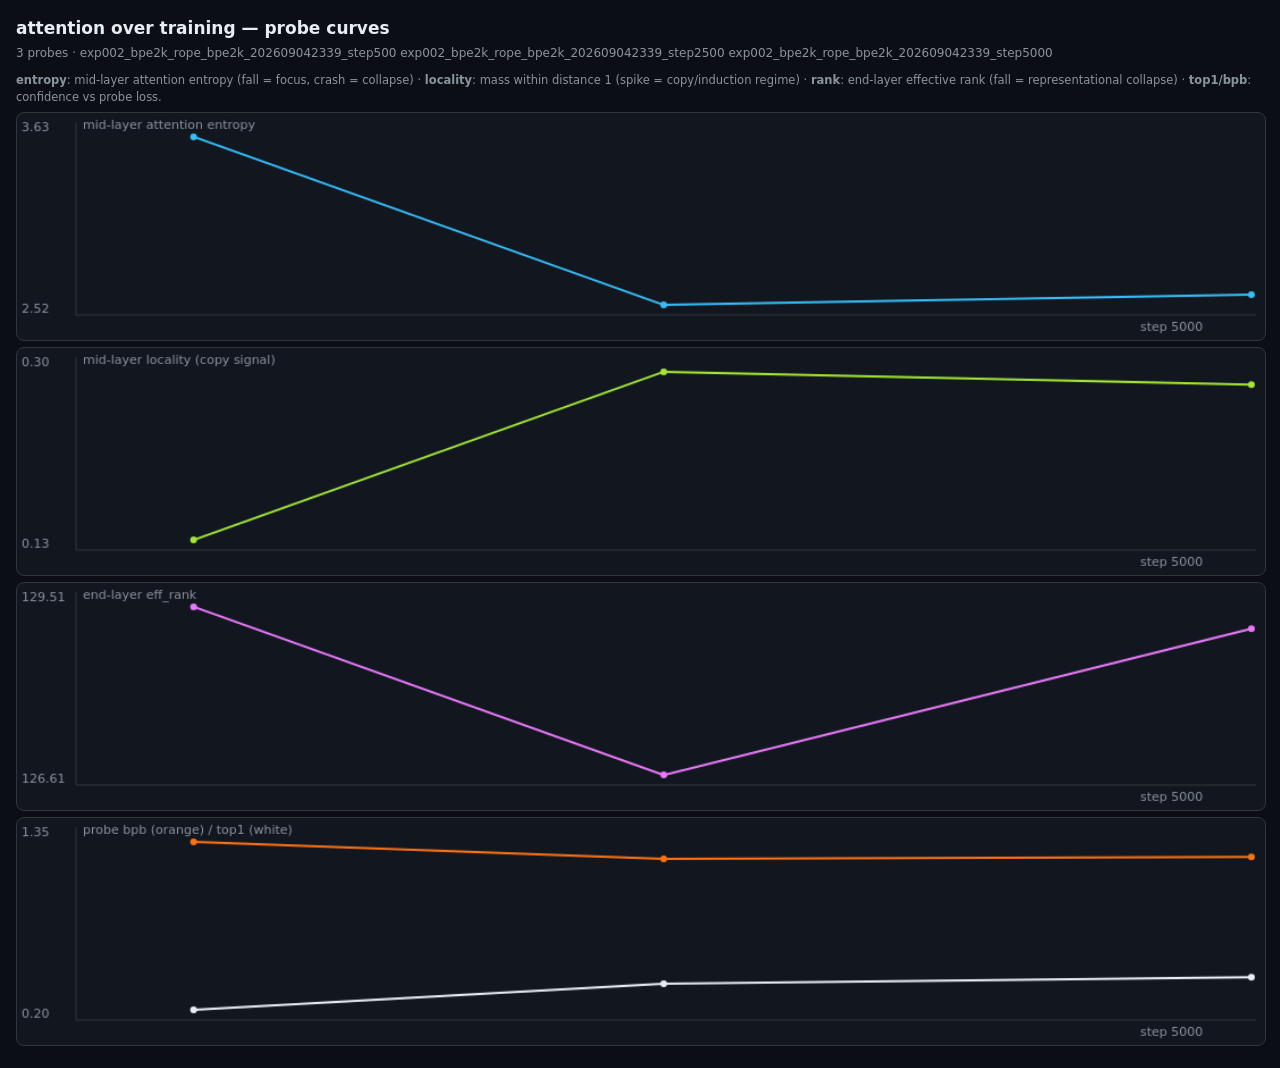
<file: viz/probe_curve.html>
<!DOCTYPE html>
<html><head><meta charset="utf-8">
<title>probe curves over training</title>
<style>
:root{color-scheme:dark}
body{background:#0b0e14;color:#e6edf3;font:14px/1.5 system-ui,sans-serif;margin:0;padding:16px}
h1{font-size:17px;margin:0 0 2px}.sub{color:#8b949e;font-size:12px;margin-bottom:10px}
canvas{background:#11161f;border:1px solid #30363d;border-radius:8px;width:100%;display:block;margin:6px 0}
.legend{font-size:11.5px;color:#8b949e;margin:2px 0 6px}
</style></head><body>
<h1>attention over training &mdash; probe curves</h1>
<div class="sub">3 probes &middot; exp002_bpe2k_rope_bpe2k_202609042339_step500 exp002_bpe2k_rope_bpe2k_202609042339_step2500 exp002_bpe2k_rope_bpe2k_202609042339_step5000</div>
<div class="legend"><b>entropy</b>: mid-layer attention entropy (fall = focus, crash = collapse) &middot;
<b>locality</b>: mass within distance 1 (spike = copy/induction regime) &middot;
<b>rank</b>: end-layer effective rank (fall = representational collapse) &middot;
<b>top1/bpb</b>: confidence vs probe loss.</div>
<canvas id="c1" width="1100" height="200"></canvas>
<canvas id="c2" width="1100" height="200"></canvas>
<canvas id="c3" width="1100" height="200"></canvas>
<canvas id="c4" width="1100" height="200"></canvas>
<script>
const P=[{"step": 500, "ckpt": "exp002_bpe2k_rope_bpe2k_202609042339_step500", "ent": 3.571898937225342, "loc": 0.1412566490471363, "rank": 129.35589790344238, "top1": 0.2639022320508957, "bpb": 1.284754413508137}, {"step": 2500, "ckpt": "exp002_bpe2k_rope_bpe2k_202609042339_step2500", "ent": 2.579969584941864, "loc": 0.286425344645977, "rank": 126.76571464538574, "top1": 0.42350583523511887, "bpb": 1.1807174323084888}, {"step": 5000, "ckpt": "exp002_bpe2k_rope_bpe2k_202609042339_step5000", "ent": 2.64137065410614, "loc": 0.2752379849553108, "rank": 129.0184841156006, "top1": 0.4623405635356903, "bpb": 1.1933920672278595}];
function panel(id,series,label){const cv=document.getElementById(id),
ctx=cv.getContext('2d'),W=cv.width,H=cv.height,Pd=52;
ctx.clearRect(0,0,W,H);let lo=Infinity,hi=-Infinity,xmax=1;
series.forEach(s=>s.pts.forEach(([x,v])=>{if(v==null||!isFinite(v))return;
lo=Math.min(lo,v);hi=Math.max(hi,v);xmax=Math.max(xmax,x);}));
ctx.strokeStyle='#30363d';ctx.beginPath();ctx.moveTo(Pd,8);
ctx.lineTo(Pd,H-22);ctx.lineTo(W-8,H-22);ctx.stroke();
ctx.fillStyle='#8b949e';ctx.font='11px system-ui';ctx.fillText(label,Pd+6,14);
if(!isFinite(lo)){ctx.fillText('need 2+ probes, have '+P.length,Pd+12,H/2);return;}
const sp=(hi-lo)||Math.abs(hi)||1;lo-=sp*0.06;hi+=sp*0.06;
const X=x=>Pd+(x/xmax)*(W-Pd-12),Y=v=>H-22-(v-lo)/(hi-lo)*(H-34);
ctx.fillText(hi.toFixed(2),4,16);ctx.fillText(lo.toFixed(2),4,H-24);
ctx.fillText('step '+xmax,W-110,H-8);
series.forEach(s=>{ctx.strokeStyle=s.color;ctx.lineWidth=2;ctx.beginPath();
let st=false;s.pts.forEach(([x,v])=>{if(v==null||!isFinite(v))return;
st?ctx.lineTo(X(x),Y(v)):ctx.moveTo(X(x),Y(v));st=true;});ctx.stroke();
ctx.fillStyle=s.color;s.pts.forEach(([x,v])=>{if(v==null||!isFinite(v))return;
ctx.beginPath();ctx.arc(X(x),Y(v),3,0,7);ctx.fill();});});}
const S=k=>P.map(p=>[p.step,p[k]]);
panel('c1',[{color:'#38bdf8',pts:S('ent')}],'mid-layer attention entropy');
panel('c2',[{color:'#a3e635',pts:S('loc')}],'mid-layer locality (copy signal)');
panel('c3',[{color:'#e879f9',pts:S('rank')}],'end-layer eff_rank');
panel('c4',[{color:'#f97316',pts:S('bpb')},{color:'#e6edf3',pts:S('top1')}],'probe bpb (orange) / top1 (white)');
</script></body></html>
</file>
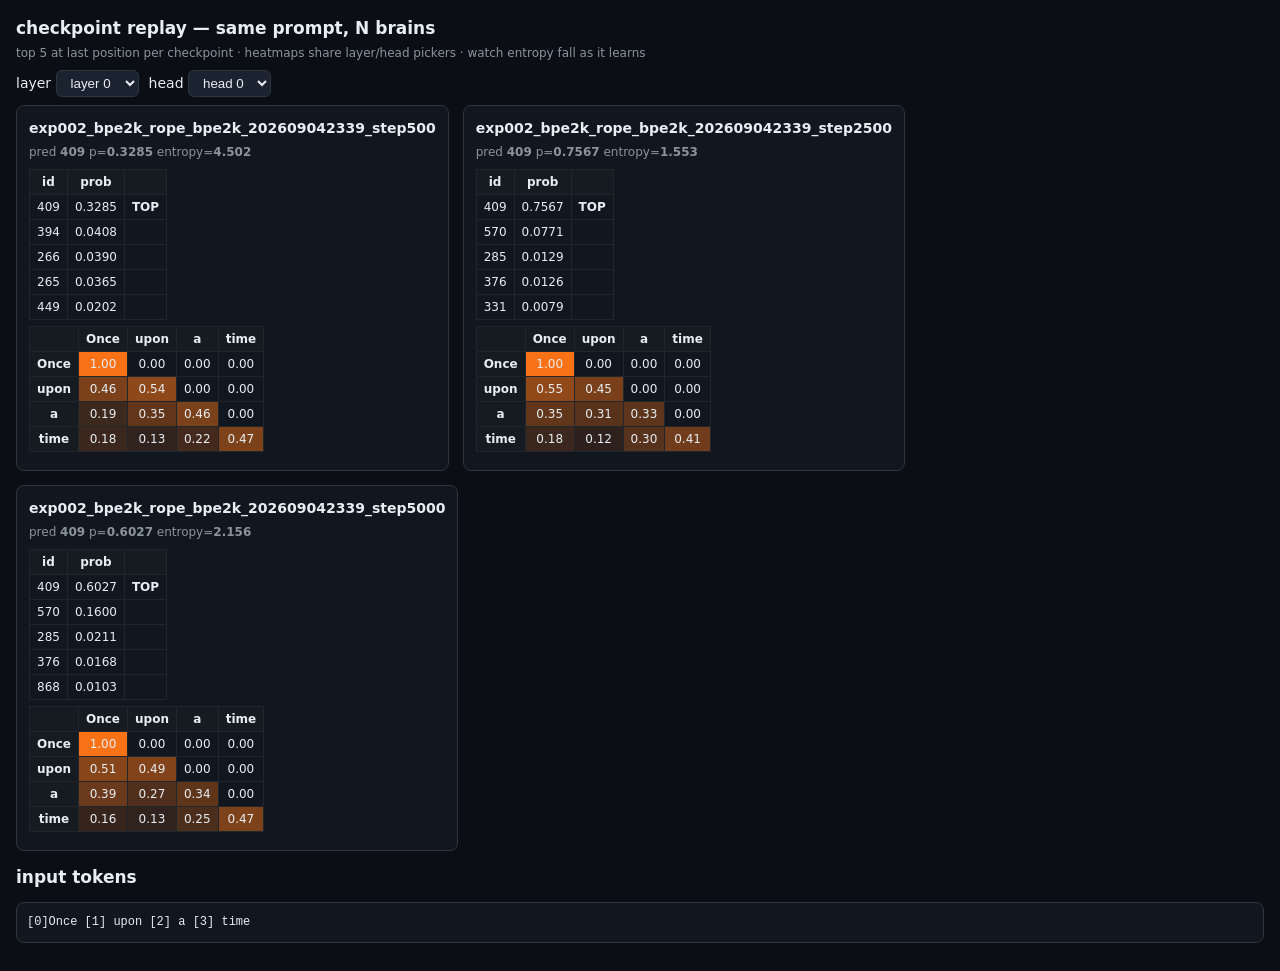
<file: viz/replay.html>
<!DOCTYPE html>
<html><head><meta charset="utf-8">
<title>replay x N checkpoints</title>
<style>
:root{color-scheme:dark}
body{background:#0b0e14;color:#e6edf3;font:14px/1.5 system-ui,sans-serif;margin:0;padding:16px}
h1{font-size:17px;margin:0 0 2px}.sub{color:#8b949e;font-size:12px;margin-bottom:8px}
.row{display:flex;gap:10px;margin:8px 0;align-items:center}
select{background:#1c2330;color:#e6edf3;border:1px solid #30363d;border-radius:6px;padding:4px 10px}
.wrap{display:flex;gap:14px;flex-wrap:wrap}
.card{background:#11161f;border:1px solid #30363d;border-radius:8px;padding:12px;min-width:280px}
.card h2{font-size:14px;margin:0 0 4px}
table{border-collapse:collapse;font-size:12px;margin:6px 0}th,td{border:1px solid #21262d;padding:3px 7px;text-align:center}
th{background:#161b22}pre{background:#11161f;border:1px solid #30363d;border-radius:8px;padding:10px;font:12px/1.6 ui-monospace,monospace}
</style></head><body>
<h1>checkpoint replay &mdash; same prompt, N brains</h1>
<div class="sub">top 5 at last position per checkpoint &middot; heatmaps share layer/head pickers &middot; watch entropy fall as it learns</div>
<div class="row">
<label>layer <select id="layer" onchange="pick()"><option value="0">layer 0</option><option value="1">layer 1</option><option value="2">layer 2</option><option value="3">layer 3</option><option value="4">layer 4</option><option value="5">layer 5</option></select></label>
<label>head <select id="head" onchange="pick()"><option value="0">head 0</option><option value="1">head 1</option><option value="2">head 2</option><option value="3">head 3</option><option value="4">head 4</option><option value="5">head 5</option></select></label>
</div>
<div class="wrap"><div class="card"><h2>exp002_bpe2k_rope_bpe2k_202609042339_step500</h2><div class="sub">pred <b>409</b> p=<b>0.3285</b> entropy=<b>4.502</b></div><table><tr><th>id</th><th>prob</th><th></th></tr><tr><td>409</td><td>0.3285</td><td><b>TOP</b></td></tr><tr><td>394</td><td>0.0408</td><td></td></tr><tr><td>266</td><td>0.0390</td><td></td></tr><tr><td>265</td><td>0.0365</td><td></td></tr><tr><td>449</td><td>0.0202</td><td></td></tr></table><table class="map" id="map0"><thead><tr><th></th><th>Once</th><th> upon</th><th> a</th><th> time</th></tr></thead><tbody></tbody></table></div><div class="card"><h2>exp002_bpe2k_rope_bpe2k_202609042339_step2500</h2><div class="sub">pred <b>409</b> p=<b>0.7567</b> entropy=<b>1.553</b></div><table><tr><th>id</th><th>prob</th><th></th></tr><tr><td>409</td><td>0.7567</td><td><b>TOP</b></td></tr><tr><td>570</td><td>0.0771</td><td></td></tr><tr><td>285</td><td>0.0129</td><td></td></tr><tr><td>376</td><td>0.0126</td><td></td></tr><tr><td>331</td><td>0.0079</td><td></td></tr></table><table class="map" id="map1"><thead><tr><th></th><th>Once</th><th> upon</th><th> a</th><th> time</th></tr></thead><tbody></tbody></table></div><div class="card"><h2>exp002_bpe2k_rope_bpe2k_202609042339_step5000</h2><div class="sub">pred <b>409</b> p=<b>0.6027</b> entropy=<b>2.156</b></div><table><tr><th>id</th><th>prob</th><th></th></tr><tr><td>409</td><td>0.6027</td><td><b>TOP</b></td></tr><tr><td>570</td><td>0.1600</td><td></td></tr><tr><td>285</td><td>0.0211</td><td></td></tr><tr><td>376</td><td>0.0168</td><td></td></tr><tr><td>868</td><td>0.0103</td><td></td></tr></table><table class="map" id="map2"><thead><tr><th></th><th>Once</th><th> upon</th><th> a</th><th> time</th></tr></thead><tbody></tbody></table></div></div>
<h1 style="margin-top:14px">input tokens</h1>
<pre>[0]Once [1] upon [2] a [3] time</pre>
<script>
const CUBES=[[[[1.0, 0.0, 0.0, 0.0], [0.4638, 0.5362, 0.0, 0.0], [0.1901, 0.3467, 0.4632, 0.0], [0.1848, 0.1295, 0.2175, 0.4682]], [[1.0, 0.0, 0.0, 0.0], [0.166, 0.834, 0.0, 0.0], [0.0468, 0.9239, 0.0293, 0.0], [0.1127, 0.2161, 0.3696, 0.3017]], [[1.0, 0.0, 0.0, 0.0], [0.5417, 0.4583, 0.0, 0.0], [0.2135, 0.2269, 0.5596, 0.0], [0.2467, 0.1943, 0.2401, 0.3189]], [[1.0, 0.0, 0.0, 0.0], [0.4286, 0.5714, 0.0, 0.0], [0.2233, 0.1831, 0.5936, 0.0], [0.1095, 0.3822, 0.1621, 0.3462]], [[1.0, 0.0, 0.0, 0.0], [0.203, 0.797, 0.0, 0.0], [0.1637, 0.6406, 0.1957, 0.0], [0.0799, 0.2632, 0.3339, 0.323]], [[1.0, 0.0, 0.0, 0.0], [0.1985, 0.8015, 0.0, 0.0], [0.3103, 0.1272, 0.5625, 0.0], [0.1767, 0.2908, 0.2558, 0.2767]], [[1.0, 0.0, 0.0, 0.0], [0.1663, 0.8337, 0.0, 0.0], [0.9064, 0.0095, 0.0841, 0.0], [0.4945, 0.2586, 0.0553, 0.1915]], [[1.0, 0.0, 0.0, 0.0], [0.5195, 0.4805, 0.0, 0.0], [0.0757, 0.7841, 0.1403, 0.0], [0.14, 0.1419, 0.529, 0.1891]], [[1.0, 0.0, 0.0, 0.0], [0.5217, 0.4783, 0.0, 0.0], [0.1633, 0.0952, 0.7415, 0.0], [0.1151, 0.4972, 0.0922, 0.2955]], [[1.0, 0.0, 0.0, 0.0], [0.2799, 0.7201, 0.0, 0.0], [0.5616, 0.2946, 0.1438, 0.0], [0.1166, 0.1609, 0.5769, 0.1456]], [[1.0, 0.0, 0.0, 0.0], [0.2217, 0.7783, 0.0, 0.0], [0.8678, 0.0745, 0.0578, 0.0], [0.2001, 0.1383, 0.2683, 0.3933]], [[1.0, 0.0, 0.0, 0.0], [0.3353, 0.6647, 0.0, 0.0], [0.377, 0.4966, 0.1264, 0.0], [0.1518, 0.3969, 0.148, 0.3034]], [[1.0, 0.0, 0.0, 0.0], [0.558, 0.442, 0.0, 0.0], [0.2376, 0.1677, 0.5947, 0.0], [0.144, 0.3306, 0.3626, 0.1628]], [[1.0, 0.0, 0.0, 0.0], [0.7716, 0.2284, 0.0, 0.0], [0.0, 0.9999, 0.0, 0.0], [0.3223, 0.1612, 0.1918, 0.3247]], [[1.0, 0.0, 0.0, 0.0], [0.506, 0.494, 0.0, 0.0], [0.13, 0.4539, 0.4161, 0.0], [0.365, 0.1657, 0.2279, 0.2414]], [[1.0, 0.0, 0.0, 0.0], [0.0982, 0.9018, 0.0, 0.0], [0.1264, 0.1014, 0.7722, 0.0], [0.2804, 0.2538, 0.2439, 0.222]], [[1.0, 0.0, 0.0, 0.0], [0.4875, 0.5125, 0.0, 0.0], [0.4481, 0.2181, 0.3337, 0.0], [0.211, 0.2855, 0.2278, 0.2758]], [[1.0, 0.0, 0.0, 0.0], [0.9713, 0.0287, 0.0, 0.0], [0.0, 0.9969, 0.0031, 0.0], [0.254, 0.5072, 0.0516, 0.1872]], [[1.0, 0.0, 0.0, 0.0], [0.4619, 0.5381, 0.0, 0.0], [0.6474, 0.3099, 0.0426, 0.0], [0.1594, 0.0563, 0.564, 0.2202]], [[1.0, 0.0, 0.0, 0.0], [0.4439, 0.5561, 0.0, 0.0], [0.655, 0.2453, 0.0997, 0.0], [0.2364, 0.4152, 0.1483, 0.2]], [[1.0, 0.0, 0.0, 0.0], [0.2517, 0.7483, 0.0, 0.0], [0.7916, 0.0819, 0.1266, 0.0], [0.1259, 0.3373, 0.0214, 0.5154]], [[1.0, 0.0, 0.0, 0.0], [0.2296, 0.7704, 0.0, 0.0], [0.8803, 0.1195, 0.0001, 0.0], [0.2545, 0.2057, 0.0418, 0.4981]], [[1.0, 0.0, 0.0, 0.0], [0.3496, 0.6504, 0.0, 0.0], [0.5369, 0.4282, 0.0349, 0.0], [0.2784, 0.1534, 0.3852, 0.183]], [[1.0, 0.0, 0.0, 0.0], [0.3919, 0.6081, 0.0, 0.0], [0.0208, 0.9791, 0.0, 0.0], [0.0807, 0.8546, 0.0239, 0.0409]], [[1.0, 0.0, 0.0, 0.0], [0.5423, 0.4577, 0.0, 0.0], [0.9932, 0.0063, 0.0006, 0.0], [0.6831, 0.116, 0.1157, 0.0852]], [[1.0, 0.0, 0.0, 0.0], [0.5411, 0.4589, 0.0, 0.0], [0.3727, 0.0305, 0.5967, 0.0], [0.0415, 0.0847, 0.7634, 0.1105]], [[1.0, 0.0, 0.0, 0.0], [0.7359, 0.2641, 0.0, 0.0], [0.5387, 0.349, 0.1123, 0.0], [0.017, 0.0077, 0.9226, 0.0528]], [[1.0, 0.0, 0.0, 0.0], [0.3351, 0.6649, 0.0, 0.0], [0.3238, 0.5461, 0.1301, 0.0], [0.0318, 0.0495, 0.8264, 0.0923]], [[1.0, 0.0, 0.0, 0.0], [0.3875, 0.6125, 0.0, 0.0], [0.2577, 0.1948, 0.5474, 0.0], [0.4247, 0.1692, 0.2237, 0.1824]], [[1.0, 0.0, 0.0, 0.0], [0.4335, 0.5665, 0.0, 0.0], [0.4459, 0.544, 0.0101, 0.0], [0.0106, 0.0106, 0.9494, 0.0295]], [[1.0, 0.0, 0.0, 0.0], [0.4302, 0.5698, 0.0, 0.0], [0.6035, 0.162, 0.2345, 0.0], [0.6842, 0.2457, 0.0259, 0.0442]], [[1.0, 0.0, 0.0, 0.0], [0.9128, 0.0872, 0.0, 0.0], [0.108, 0.1209, 0.7711, 0.0], [0.1069, 0.3003, 0.5239, 0.0689]], [[1.0, 0.0, 0.0, 0.0], [0.9343, 0.0657, 0.0, 0.0], [0.049, 0.6673, 0.2837, 0.0], [0.0518, 0.0605, 0.4173, 0.4704]], [[1.0, 0.0, 0.0, 0.0], [0.5706, 0.4294, 0.0, 0.0], [0.0013, 0.9972, 0.0014, 0.0], [0.1434, 0.7282, 0.0491, 0.0793]], [[1.0, 0.0, 0.0, 0.0], [0.8701, 0.1299, 0.0, 0.0], [0.9685, 0.0241, 0.0074, 0.0], [0.3264, 0.27, 0.1794, 0.2242]], [[1.0, 0.0, 0.0, 0.0], [0.7033, 0.2967, 0.0, 0.0], [0.2885, 0.654, 0.0575, 0.0], [0.1234, 0.1963, 0.5338, 0.1465]]], [[[1.0, 0.0, 0.0, 0.0], [0.5527, 0.4473, 0.0, 0.0], [0.3527, 0.3141, 0.3331, 0.0], [0.1753, 0.1228, 0.2956, 0.4063]], [[1.0, 0.0, 0.0, 0.0], [0.3843, 0.6157, 0.0, 0.0], [0.018, 0.9442, 0.0379, 0.0], [0.1505, 0.3649, 0.1894, 0.2952]], [[1.0, 0.0, 0.0, 0.0], [0.7173, 0.2827, 0.0, 0.0], [0.2657, 0.1615, 0.5727, 0.0], [0.2329, 0.2445, 0.3671, 0.1556]], [[1.0, 0.0, 0.0, 0.0], [0.2076, 0.7924, 0.0, 0.0], [0.1007, 0.1321, 0.7672, 0.0], [0.1921, 0.2586, 0.1644, 0.3849]], [[1.0, 0.0, 0.0, 0.0], [0.3126, 0.6874, 0.0, 0.0], [0.3204, 0.3267, 0.3529, 0.0], [0.2309, 0.3052, 0.238, 0.2259]], [[1.0, 0.0, 0.0, 0.0], [0.2231, 0.7769, 0.0, 0.0], [0.2036, 0.0882, 0.7082, 0.0], [0.0776, 0.4798, 0.0618, 0.3808]], [[1.0, 0.0, 0.0, 0.0], [0.0155, 0.9845, 0.0, 0.0], [0.9657, 0.0001, 0.0342, 0.0], [0.1757, 0.1065, 0.0468, 0.671]], [[1.0, 0.0, 0.0, 0.0], [0.6233, 0.3767, 0.0, 0.0], [0.0782, 0.9061, 0.0157, 0.0], [0.0184, 0.0337, 0.8177, 0.1302]], [[1.0, 0.0, 0.0, 0.0], [0.507, 0.493, 0.0, 0.0], [0.5659, 0.1487, 0.2854, 0.0], [0.1631, 0.1909, 0.1596, 0.4864]], [[1.0, 0.0, 0.0, 0.0], [0.0118, 0.9882, 0.0, 0.0], [0.3718, 0.3104, 0.3178, 0.0], [0.166, 0.1331, 0.6577, 0.0433]], [[1.0, 0.0, 0.0, 0.0], [0.1466, 0.8534, 0.0, 0.0], [0.9963, 0.003, 0.0006, 0.0], [0.0608, 0.0472, 0.2018, 0.6902]], [[1.0, 0.0, 0.0, 0.0], [0.0992, 0.9008, 0.0, 0.0], [0.7803, 0.164, 0.0557, 0.0], [0.0622, 0.2035, 0.1731, 0.5612]], [[1.0, 0.0, 0.0, 0.0], [0.7595, 0.2405, 0.0, 0.0], [0.4557, 0.1515, 0.3928, 0.0], [0.0978, 0.0587, 0.7823, 0.0611]], [[1.0, 0.0, 0.0, 0.0], [0.7314, 0.2686, 0.0, 0.0], [0.0002, 0.9988, 0.001, 0.0], [0.2508, 0.626, 0.0743, 0.0488]], [[1.0, 0.0, 0.0, 0.0], [0.3308, 0.6692, 0.0, 0.0], [0.2749, 0.4326, 0.2926, 0.0], [0.3943, 0.4694, 0.0151, 0.1212]], [[1.0, 0.0, 0.0, 0.0], [0.1072, 0.8928, 0.0, 0.0], [0.1197, 0.0561, 0.8242, 0.0], [0.2627, 0.4856, 0.087, 0.1646]], [[1.0, 0.0, 0.0, 0.0], [0.3499, 0.6501, 0.0, 0.0], [0.3376, 0.6225, 0.0399, 0.0], [0.1221, 0.3187, 0.3303, 0.2288]], [[1.0, 0.0, 0.0, 0.0], [0.9194, 0.0806, 0.0, 0.0], [0.0002, 0.998, 0.0018, 0.0], [0.0833, 0.8729, 0.0073, 0.0365]], [[1.0, 0.0, 0.0, 0.0], [0.4365, 0.5635, 0.0, 0.0], [0.7408, 0.1514, 0.1078, 0.0], [0.1962, 0.1043, 0.5951, 0.1043]], [[1.0, 0.0, 0.0, 0.0], [0.3822, 0.6178, 0.0, 0.0], [0.2654, 0.6444, 0.0902, 0.0], [0.0701, 0.2917, 0.2705, 0.3677]], [[1.0, 0.0, 0.0, 0.0], [0.5264, 0.4736, 0.0, 0.0], [0.6299, 0.1885, 0.1816, 0.0], [0.0399, 0.2111, 0.038, 0.7109]], [[1.0, 0.0, 0.0, 0.0], [0.791, 0.209, 0.0, 0.0], [0.8653, 0.1241, 0.0107, 0.0], [0.1945, 0.0906, 0.0126, 0.7022]], [[1.0, 0.0, 0.0, 0.0], [0.4989, 0.5011, 0.0, 0.0], [0.2741, 0.7017, 0.0242, 0.0], [0.2828, 0.5462, 0.0766, 0.0944]], [[1.0, 0.0, 0.0, 0.0], [0.1454, 0.8546, 0.0, 0.0], [0.0316, 0.9681, 0.0002, 0.0], [0.0378, 0.8089, 0.0977, 0.0556]], [[1.0, 0.0, 0.0, 0.0], [0.7424, 0.2576, 0.0, 0.0], [0.9305, 0.0661, 0.0034, 0.0], [0.4281, 0.238, 0.1597, 0.1742]], [[1.0, 0.0, 0.0, 0.0], [0.4689, 0.5311, 0.0, 0.0], [0.164, 0.0382, 0.7978, 0.0], [0.0736, 0.2026, 0.5976, 0.1262]], [[1.0, 0.0, 0.0, 0.0], [0.5138, 0.4862, 0.0, 0.0], [0.5958, 0.259, 0.1453, 0.0], [0.0301, 0.0148, 0.8588, 0.0963]], [[1.0, 0.0, 0.0, 0.0], [0.2427, 0.7573, 0.0, 0.0], [0.3468, 0.5834, 0.0698, 0.0], [0.0141, 0.0518, 0.882, 0.0522]], [[1.0, 0.0, 0.0, 0.0], [0.5689, 0.4311, 0.0, 0.0], [0.4685, 0.2915, 0.24, 0.0], [0.5033, 0.1763, 0.1479, 0.1725]], [[1.0, 0.0, 0.0, 0.0], [0.7262, 0.2738, 0.0, 0.0], [0.8299, 0.143, 0.0271, 0.0], [0.0059, 0.003, 0.9785, 0.0126]], [[1.0, 0.0, 0.0, 0.0], [0.7258, 0.2742, 0.0, 0.0], [0.54, 0.2289, 0.2311, 0.0], [0.6527, 0.1982, 0.0752, 0.0739]], [[1.0, 0.0, 0.0, 0.0], [0.9093, 0.0907, 0.0, 0.0], [0.2847, 0.0839, 0.6314, 0.0], [0.1263, 0.2516, 0.5136, 0.1085]], [[1.0, 0.0, 0.0, 0.0], [0.6972, 0.3028, 0.0, 0.0], [0.0331, 0.4205, 0.5463, 0.0], [0.1099, 0.09, 0.6092, 0.1909]], [[1.0, 0.0, 0.0, 0.0], [0.4957, 0.5043, 0.0, 0.0], [0.003, 0.995, 0.002, 0.0], [0.1285, 0.6717, 0.1606, 0.0392]], [[1.0, 0.0, 0.0, 0.0], [0.8908, 0.1092, 0.0, 0.0], [0.9203, 0.0656, 0.0141, 0.0], [0.3519, 0.47, 0.0725, 0.1055]], [[1.0, 0.0, 0.0, 0.0], [0.6807, 0.3193, 0.0, 0.0], [0.2925, 0.5937, 0.1138, 0.0], [0.0633, 0.0608, 0.7748, 0.1011]]], [[[1.0, 0.0, 0.0, 0.0], [0.5124, 0.4876, 0.0, 0.0], [0.3863, 0.2708, 0.3429, 0.0], [0.1609, 0.1271, 0.2459, 0.4662]], [[1.0, 0.0, 0.0, 0.0], [0.4456, 0.5544, 0.0, 0.0], [0.0117, 0.9535, 0.0348, 0.0], [0.1335, 0.4205, 0.134, 0.312]], [[1.0, 0.0, 0.0, 0.0], [0.7947, 0.2053, 0.0, 0.0], [0.2577, 0.1496, 0.5927, 0.0], [0.2035, 0.2472, 0.3959, 0.1534]], [[1.0, 0.0, 0.0, 0.0], [0.353, 0.647, 0.0, 0.0], [0.196, 0.1316, 0.6724, 0.0], [0.1922, 0.2805, 0.1767, 0.3506]], [[1.0, 0.0, 0.0, 0.0], [0.3129, 0.6871, 0.0, 0.0], [0.3258, 0.3892, 0.285, 0.0], [0.1901, 0.3408, 0.2549, 0.2142]], [[1.0, 0.0, 0.0, 0.0], [0.2496, 0.7504, 0.0, 0.0], [0.212, 0.0922, 0.6958, 0.0], [0.0636, 0.5142, 0.0387, 0.3834]], [[1.0, 0.0, 0.0, 0.0], [0.0154, 0.9846, 0.0, 0.0], [0.9628, 0.0002, 0.037, 0.0], [0.267, 0.1339, 0.0317, 0.5673]], [[1.0, 0.0, 0.0, 0.0], [0.6186, 0.3814, 0.0, 0.0], [0.1081, 0.8718, 0.0201, 0.0], [0.0186, 0.0395, 0.818, 0.1239]], [[1.0, 0.0, 0.0, 0.0], [0.5201, 0.4799, 0.0, 0.0], [0.6052, 0.097, 0.2978, 0.0], [0.1352, 0.1606, 0.1647, 0.5395]], [[1.0, 0.0, 0.0, 0.0], [0.0102, 0.9898, 0.0, 0.0], [0.3522, 0.3254, 0.3225, 0.0], [0.2892, 0.2175, 0.4533, 0.04]], [[1.0, 0.0, 0.0, 0.0], [0.1317, 0.8683, 0.0, 0.0], [0.9958, 0.004, 0.0002, 0.0], [0.0748, 0.0435, 0.1573, 0.7244]], [[1.0, 0.0, 0.0, 0.0], [0.0901, 0.9099, 0.0, 0.0], [0.8111, 0.1393, 0.0496, 0.0], [0.0485, 0.1414, 0.1685, 0.6416]], [[1.0, 0.0, 0.0, 0.0], [0.7881, 0.2119, 0.0, 0.0], [0.4213, 0.1665, 0.4123, 0.0], [0.0897, 0.0325, 0.8147, 0.0631]], [[1.0, 0.0, 0.0, 0.0], [0.6706, 0.3294, 0.0, 0.0], [0.0003, 0.9985, 0.0012, 0.0], [0.3242, 0.4472, 0.1471, 0.0815]], [[1.0, 0.0, 0.0, 0.0], [0.3118, 0.6882, 0.0, 0.0], [0.3006, 0.4268, 0.2726, 0.0], [0.4672, 0.3881, 0.0153, 0.1293]], [[1.0, 0.0, 0.0, 0.0], [0.1014, 0.8986, 0.0, 0.0], [0.1902, 0.0667, 0.7432, 0.0], [0.3464, 0.414, 0.0917, 0.1478]], [[1.0, 0.0, 0.0, 0.0], [0.338, 0.662, 0.0, 0.0], [0.3928, 0.5438, 0.0633, 0.0], [0.0953, 0.3723, 0.3278, 0.2046]], [[1.0, 0.0, 0.0, 0.0], [0.9216, 0.0784, 0.0, 0.0], [0.0002, 0.9981, 0.0017, 0.0], [0.0675, 0.9032, 0.0084, 0.0208]], [[1.0, 0.0, 0.0, 0.0], [0.3507, 0.6493, 0.0, 0.0], [0.7181, 0.21, 0.072, 0.0], [0.2365, 0.1312, 0.4849, 0.1474]], [[1.0, 0.0, 0.0, 0.0], [0.4599, 0.5401, 0.0, 0.0], [0.2329, 0.6935, 0.0736, 0.0], [0.0815, 0.2493, 0.3117, 0.3575]], [[1.0, 0.0, 0.0, 0.0], [0.4443, 0.5557, 0.0, 0.0], [0.5691, 0.2466, 0.1844, 0.0], [0.0247, 0.1744, 0.0297, 0.7712]], [[1.0, 0.0, 0.0, 0.0], [0.7408, 0.2592, 0.0, 0.0], [0.8769, 0.116, 0.0071, 0.0], [0.2494, 0.126, 0.0119, 0.6128]], [[1.0, 0.0, 0.0, 0.0], [0.5004, 0.4996, 0.0, 0.0], [0.2188, 0.769, 0.0122, 0.0], [0.2203, 0.6511, 0.0374, 0.0912]], [[1.0, 0.0, 0.0, 0.0], [0.1829, 0.8171, 0.0, 0.0], [0.0388, 0.9609, 0.0003, 0.0], [0.0446, 0.7843, 0.1169, 0.0541]], [[1.0, 0.0, 0.0, 0.0], [0.6893, 0.3107, 0.0, 0.0], [0.9222, 0.0741, 0.0036, 0.0], [0.3492, 0.3213, 0.1839, 0.1455]], [[1.0, 0.0, 0.0, 0.0], [0.416, 0.584, 0.0, 0.0], [0.1647, 0.0559, 0.7795, 0.0], [0.0503, 0.1811, 0.669, 0.0996]], [[1.0, 0.0, 0.0, 0.0], [0.4738, 0.5262, 0.0, 0.0], [0.4799, 0.3982, 0.1219, 0.0], [0.0738, 0.0237, 0.7507, 0.1517]], [[1.0, 0.0, 0.0, 0.0], [0.2186, 0.7814, 0.0, 0.0], [0.3283, 0.6056, 0.066, 0.0], [0.0074, 0.0246, 0.9407, 0.0273]], [[1.0, 0.0, 0.0, 0.0], [0.589, 0.411, 0.0, 0.0], [0.3862, 0.3219, 0.2919, 0.0], [0.4403, 0.1655, 0.2324, 0.1618]], [[1.0, 0.0, 0.0, 0.0], [0.7057, 0.2943, 0.0, 0.0], [0.8031, 0.1503, 0.0466, 0.0], [0.0038, 0.0025, 0.9852, 0.0085]], [[1.0, 0.0, 0.0, 0.0], [0.7921, 0.2079, 0.0, 0.0], [0.508, 0.209, 0.2831, 0.0], [0.6018, 0.1291, 0.1254, 0.1437]], [[1.0, 0.0, 0.0, 0.0], [0.9092, 0.0908, 0.0, 0.0], [0.2815, 0.0999, 0.6186, 0.0], [0.1239, 0.2559, 0.5225, 0.0977]], [[1.0, 0.0, 0.0, 0.0], [0.5851, 0.4149, 0.0, 0.0], [0.0331, 0.5096, 0.4574, 0.0], [0.1016, 0.1321, 0.653, 0.1133]], [[1.0, 0.0, 0.0, 0.0], [0.5504, 0.4496, 0.0, 0.0], [0.0019, 0.996, 0.0021, 0.0], [0.1473, 0.6185, 0.1901, 0.044]], [[1.0, 0.0, 0.0, 0.0], [0.912, 0.088, 0.0, 0.0], [0.8727, 0.1058, 0.0216, 0.0], [0.4267, 0.3797, 0.0695, 0.1241]], [[1.0, 0.0, 0.0, 0.0], [0.6936, 0.3064, 0.0, 0.0], [0.3524, 0.4789, 0.1687, 0.0], [0.1271, 0.0756, 0.651, 0.1463]]]], LABELS=["Once", " upon", " a", " time"], NL=6, NH=6;
function pick(){const li=+document.getElementById('layer').value,
h=+document.getElementById('head').value;
CUBES.forEach((cube,ci)=>{const W=cube[(li*NH)+h],
tb=document.querySelector('#map'+ci+' tbody');tb.innerHTML='';
for(let i=0;i<W.length;i++){const tr=document.createElement('tr');
const th=document.createElement('th');th.textContent=LABELS[i]??('t'+i);tr.appendChild(th);
for(let j=0;j<W[i].length;j++){const td=document.createElement('td');
td.textContent=W[i][j].toFixed(2);
td.style.background=`rgba(249,115,22,${Math.max(0,Math.min(1,W[i][j])).toFixed(2)})`;
tr.appendChild(td);}tb.appendChild(tr);}});}
pick();
</script></body></html>
</file>
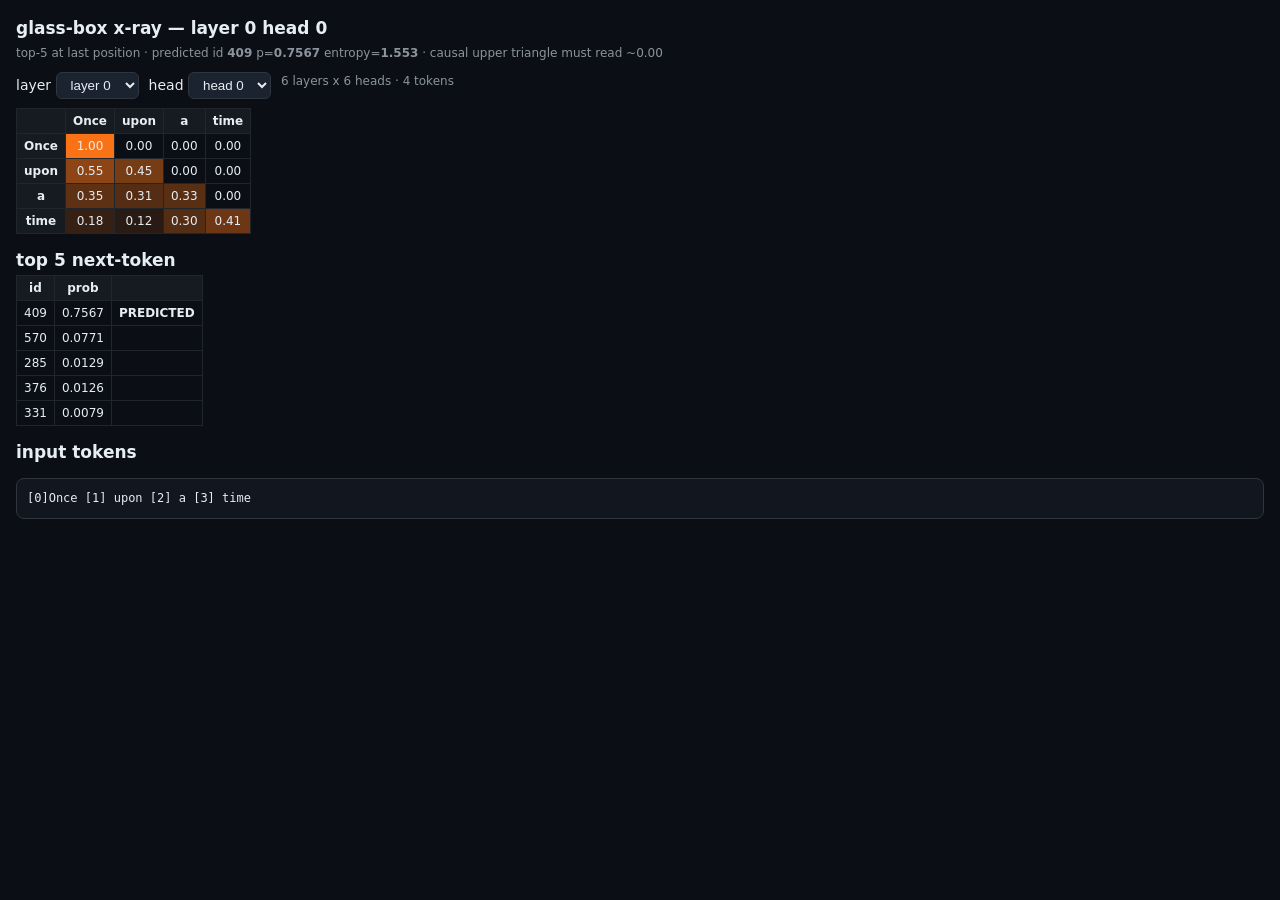
<file: viz/xray.html>
<!DOCTYPE html>
<html><head><meta charset="utf-8">
<title>x-ray layer 0 head 0</title>
<style>
:root{color-scheme:dark}
body{background:#0b0e14;color:#e6edf3;font:14px/1.5 system-ui,sans-serif;margin:0;padding:16px}
h1{font-size:17px;margin:0 0 2px}.sub{color:#8b949e;font-size:12px;margin-bottom:10px}
.row{display:flex;gap:10px;margin:8px 0;align-items:center;flex-wrap:wrap}
select{background:#1c2330;color:#e6edf3;border:1px solid #30363d;border-radius:6px;padding:4px 10px}
table{border-collapse:collapse;font-size:12px}th,td{border:1px solid #21262d;padding:3px 7px;text-align:center}
th{background:#161b22;max-width:90px;overflow:hidden;text-overflow:ellipsis}
#top5 td{text-align:left}.pred{color:#a3e635;font-weight:600}
pre{background:#11161f;border:1px solid #30363d;border-radius:8px;padding:10px;white-space:pre-wrap;font:12px/1.6 ui-monospace,monospace}
</style></head><body>
<h1>glass-box x-ray &mdash; layer 0 head 0</h1>
<div class="sub">top-5 at last position &middot; predicted id <b>409</b> p=<b>0.7567</b> entropy=<b>1.553</b> &middot; causal upper triangle must read ~0.00</div>
<div class="row">
<label>layer <select id="layer" onchange="pick()"><option value="0" selected>layer 0</option><option value="1">layer 1</option><option value="2">layer 2</option><option value="3">layer 3</option><option value="4">layer 4</option><option value="5">layer 5</option></select></label>
<label>head <select id="head" onchange="pick()"><option value="0" selected>head 0</option><option value="1">head 1</option><option value="2">head 2</option><option value="3">head 3</option><option value="4">head 4</option><option value="5">head 5</option></select></label>
<span class="sub">6 layers x 6 heads &middot; 4 tokens</span>
</div>
<table id="map"><thead><tr><th></th><th>Once</th><th> upon</th><th> a</th><th> time</th></tr></thead><tbody id="mapbody"></tbody></table>
<h1 style="margin-top:14px">top 5 next-token</h1>
<table id="top5"><tr><th>id</th><th>prob</th><th></th></tr><tr><td>409</td><td>0.7567</td><td><b>PREDICTED</b></td></tr><tr><td>570</td><td>0.0771</td><td></td></tr><tr><td>285</td><td>0.0129</td><td></td></tr><tr><td>376</td><td>0.0126</td><td></td></tr><tr><td>331</td><td>0.0079</td><td></td></tr></table>
<h1 style="margin-top:14px">input tokens</h1>
<pre>[0]Once [1] upon [2] a [3] time</pre>
<script>
const ATTN=[[[1.0, 0.0, 0.0, 0.0], [0.5527, 0.4473, 0.0, 0.0], [0.3527, 0.3141, 0.3331, 0.0], [0.1753, 0.1228, 0.2956, 0.4063]], [[1.0, 0.0, 0.0, 0.0], [0.3843, 0.6157, 0.0, 0.0], [0.018, 0.9442, 0.0379, 0.0], [0.1505, 0.3649, 0.1894, 0.2952]], [[1.0, 0.0, 0.0, 0.0], [0.7173, 0.2827, 0.0, 0.0], [0.2657, 0.1615, 0.5727, 0.0], [0.2329, 0.2445, 0.3671, 0.1556]], [[1.0, 0.0, 0.0, 0.0], [0.2076, 0.7924, 0.0, 0.0], [0.1007, 0.1321, 0.7672, 0.0], [0.1921, 0.2586, 0.1644, 0.3849]], [[1.0, 0.0, 0.0, 0.0], [0.3126, 0.6874, 0.0, 0.0], [0.3204, 0.3267, 0.3529, 0.0], [0.2309, 0.3052, 0.238, 0.2259]], [[1.0, 0.0, 0.0, 0.0], [0.2231, 0.7769, 0.0, 0.0], [0.2036, 0.0882, 0.7082, 0.0], [0.0776, 0.4798, 0.0618, 0.3808]], [[1.0, 0.0, 0.0, 0.0], [0.0155, 0.9845, 0.0, 0.0], [0.9657, 0.0001, 0.0342, 0.0], [0.1757, 0.1065, 0.0468, 0.671]], [[1.0, 0.0, 0.0, 0.0], [0.6233, 0.3767, 0.0, 0.0], [0.0782, 0.9061, 0.0157, 0.0], [0.0184, 0.0337, 0.8177, 0.1302]], [[1.0, 0.0, 0.0, 0.0], [0.507, 0.493, 0.0, 0.0], [0.5659, 0.1487, 0.2854, 0.0], [0.1631, 0.1909, 0.1596, 0.4864]], [[1.0, 0.0, 0.0, 0.0], [0.0118, 0.9882, 0.0, 0.0], [0.3718, 0.3104, 0.3178, 0.0], [0.166, 0.1331, 0.6577, 0.0433]], [[1.0, 0.0, 0.0, 0.0], [0.1466, 0.8534, 0.0, 0.0], [0.9963, 0.003, 0.0006, 0.0], [0.0608, 0.0472, 0.2018, 0.6902]], [[1.0, 0.0, 0.0, 0.0], [0.0992, 0.9008, 0.0, 0.0], [0.7803, 0.164, 0.0557, 0.0], [0.0622, 0.2035, 0.1731, 0.5612]], [[1.0, 0.0, 0.0, 0.0], [0.7595, 0.2405, 0.0, 0.0], [0.4557, 0.1515, 0.3928, 0.0], [0.0978, 0.0587, 0.7823, 0.0611]], [[1.0, 0.0, 0.0, 0.0], [0.7314, 0.2686, 0.0, 0.0], [0.0002, 0.9988, 0.001, 0.0], [0.2508, 0.626, 0.0743, 0.0488]], [[1.0, 0.0, 0.0, 0.0], [0.3308, 0.6692, 0.0, 0.0], [0.2749, 0.4326, 0.2926, 0.0], [0.3943, 0.4694, 0.0151, 0.1212]], [[1.0, 0.0, 0.0, 0.0], [0.1072, 0.8928, 0.0, 0.0], [0.1197, 0.0561, 0.8242, 0.0], [0.2627, 0.4856, 0.087, 0.1646]], [[1.0, 0.0, 0.0, 0.0], [0.3499, 0.6501, 0.0, 0.0], [0.3376, 0.6225, 0.0399, 0.0], [0.1221, 0.3187, 0.3303, 0.2288]], [[1.0, 0.0, 0.0, 0.0], [0.9194, 0.0806, 0.0, 0.0], [0.0002, 0.998, 0.0018, 0.0], [0.0833, 0.8729, 0.0073, 0.0365]], [[1.0, 0.0, 0.0, 0.0], [0.4365, 0.5635, 0.0, 0.0], [0.7408, 0.1514, 0.1078, 0.0], [0.1962, 0.1043, 0.5951, 0.1043]], [[1.0, 0.0, 0.0, 0.0], [0.3822, 0.6178, 0.0, 0.0], [0.2654, 0.6444, 0.0902, 0.0], [0.0701, 0.2917, 0.2705, 0.3677]], [[1.0, 0.0, 0.0, 0.0], [0.5264, 0.4736, 0.0, 0.0], [0.6299, 0.1885, 0.1816, 0.0], [0.0399, 0.2111, 0.038, 0.7109]], [[1.0, 0.0, 0.0, 0.0], [0.791, 0.209, 0.0, 0.0], [0.8653, 0.1241, 0.0107, 0.0], [0.1945, 0.0906, 0.0126, 0.7022]], [[1.0, 0.0, 0.0, 0.0], [0.4989, 0.5011, 0.0, 0.0], [0.2741, 0.7017, 0.0242, 0.0], [0.2828, 0.5462, 0.0766, 0.0944]], [[1.0, 0.0, 0.0, 0.0], [0.1454, 0.8546, 0.0, 0.0], [0.0316, 0.9681, 0.0002, 0.0], [0.0378, 0.8089, 0.0977, 0.0556]], [[1.0, 0.0, 0.0, 0.0], [0.7424, 0.2576, 0.0, 0.0], [0.9305, 0.0661, 0.0034, 0.0], [0.4281, 0.238, 0.1597, 0.1742]], [[1.0, 0.0, 0.0, 0.0], [0.4689, 0.5311, 0.0, 0.0], [0.164, 0.0382, 0.7978, 0.0], [0.0736, 0.2026, 0.5976, 0.1262]], [[1.0, 0.0, 0.0, 0.0], [0.5138, 0.4862, 0.0, 0.0], [0.5958, 0.259, 0.1453, 0.0], [0.0301, 0.0148, 0.8588, 0.0963]], [[1.0, 0.0, 0.0, 0.0], [0.2427, 0.7573, 0.0, 0.0], [0.3468, 0.5834, 0.0698, 0.0], [0.0141, 0.0518, 0.882, 0.0522]], [[1.0, 0.0, 0.0, 0.0], [0.5689, 0.4311, 0.0, 0.0], [0.4685, 0.2915, 0.24, 0.0], [0.5033, 0.1763, 0.1479, 0.1725]], [[1.0, 0.0, 0.0, 0.0], [0.7262, 0.2738, 0.0, 0.0], [0.8299, 0.143, 0.0271, 0.0], [0.0059, 0.003, 0.9785, 0.0126]], [[1.0, 0.0, 0.0, 0.0], [0.7258, 0.2742, 0.0, 0.0], [0.54, 0.2289, 0.2311, 0.0], [0.6527, 0.1982, 0.0752, 0.0739]], [[1.0, 0.0, 0.0, 0.0], [0.9093, 0.0907, 0.0, 0.0], [0.2847, 0.0839, 0.6314, 0.0], [0.1263, 0.2516, 0.5136, 0.1085]], [[1.0, 0.0, 0.0, 0.0], [0.6972, 0.3028, 0.0, 0.0], [0.0331, 0.4205, 0.5463, 0.0], [0.1099, 0.09, 0.6092, 0.1909]], [[1.0, 0.0, 0.0, 0.0], [0.4957, 0.5043, 0.0, 0.0], [0.003, 0.995, 0.002, 0.0], [0.1285, 0.6717, 0.1606, 0.0392]], [[1.0, 0.0, 0.0, 0.0], [0.8908, 0.1092, 0.0, 0.0], [0.9203, 0.0656, 0.0141, 0.0], [0.3519, 0.47, 0.0725, 0.1055]], [[1.0, 0.0, 0.0, 0.0], [0.6807, 0.3193, 0.0, 0.0], [0.2925, 0.5937, 0.1138, 0.0], [0.0633, 0.0608, 0.7748, 0.1011]]], LABELS=["Once", " upon", " a", " time"];
function pick(){const li=+document.getElementById('layer').value,
h=+document.getElementById('head').value,
W=ATTN[(li*6)+h],tb=document.getElementById('mapbody');tb.innerHTML='';
for(let i=0;i<W.length;i++){const tr=document.createElement('tr');
const th=document.createElement('th');th.textContent=LABELS[i]??('t'+i);tr.appendChild(th);
for(let j=0;j<W[i].length;j++){const td=document.createElement('td');
td.textContent=W[i][j].toFixed(2);
td.style.background=`rgba(249,115,22,${Math.max(0,Math.min(1,W[i][j])).toFixed(2)})`;
tr.appendChild(td);}tb.appendChild(tr);}
document.title=`x-ray layer ${li} head ${h}`;}
pick();
</script></body></html>
</file>
